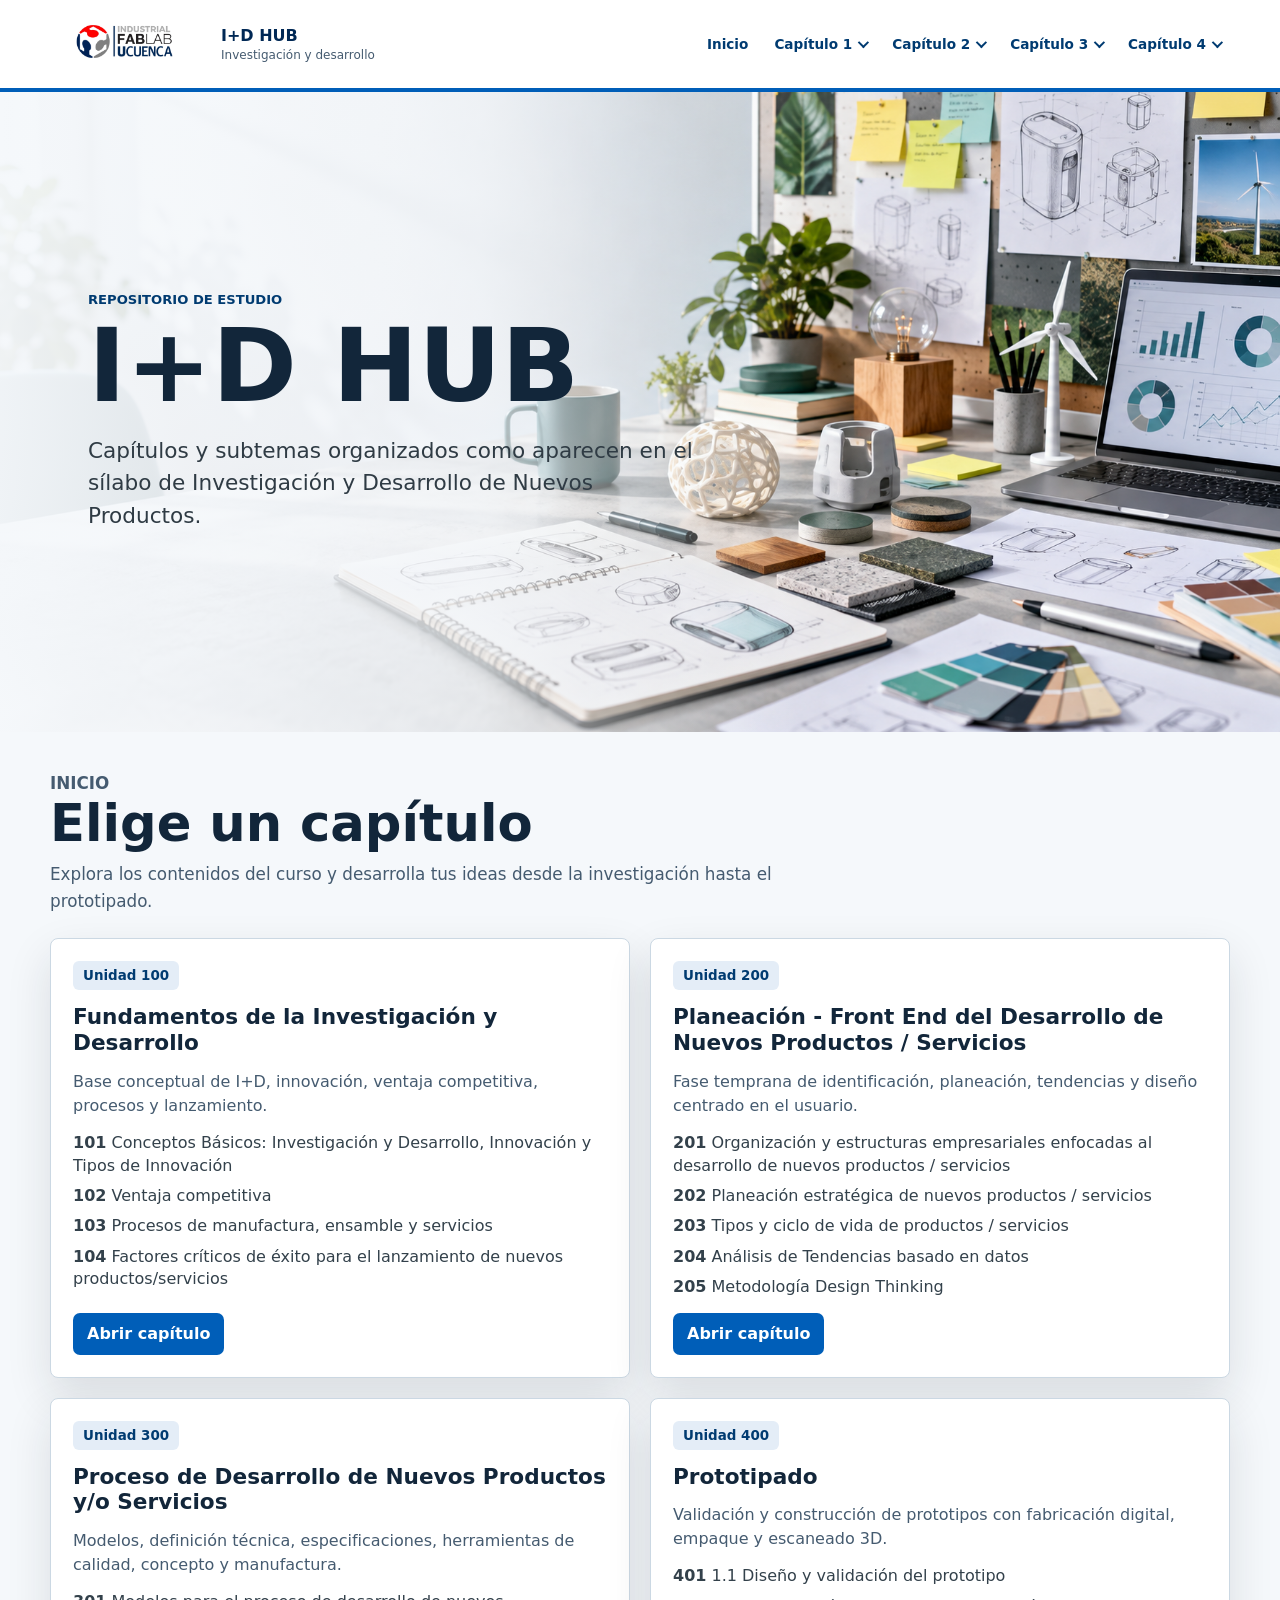
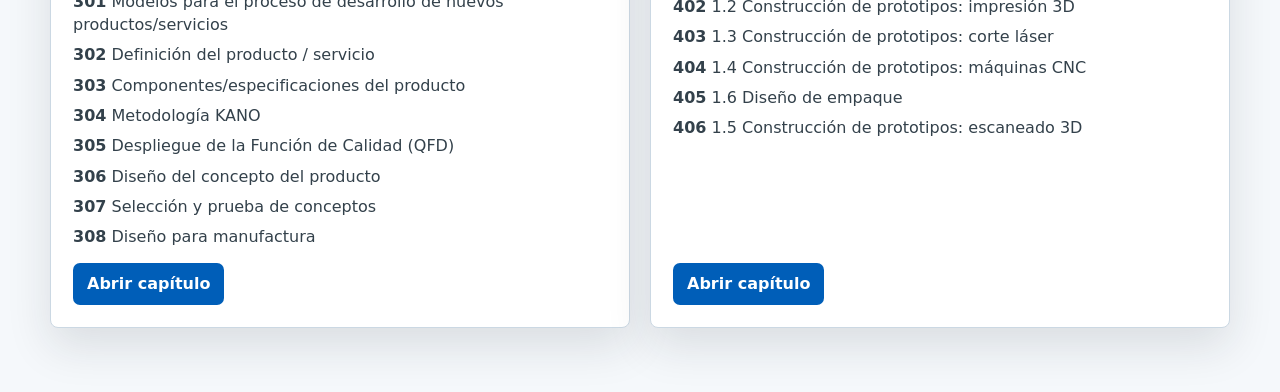
<file: index.html>
<!doctype html>
<html lang="es">
  <head>
    <meta charset="utf-8">
    <meta name="viewport" content="width=device-width, initial-scale=1">
    <title>I+D HUB | Capítulos del sílabo</title>
    <link rel="stylesheet" href="platform/styles.css">
  </head>
  <body data-chapter-prefix="platform/">
    <header class="site-header">
      <a class="site-brand" href="index.html"><span class="site-logo"><img src="assets/logo-fab-ucuenca.jpeg" alt="Industrial FabLab UCuenca"></span><span class="site-brand-text"><strong>I+D HUB</strong><small>Investigación y desarrollo</small></span></a>
      <nav aria-label="Navegación principal"><a href="index.html">Inicio</a><a href="platform/pages/capitulo-1.html">Capítulo 1</a><a href="platform/pages/capitulo-2.html">Capítulo 2</a><a href="platform/pages/capitulo-3.html">Capítulo 3</a><a href="platform/pages/capitulo-4.html">Capítulo 4</a></nav>
    </header>
    <header class="hero hero--compact">
      <img src="assets/hero-id-product-development.png" alt="Mesa de trabajo de innovación con bocetos, prototipos y datos">
      <div class="hero__overlay">
        <p class="eyebrow">Repositorio de estudio</p>
        <h1>I+D HUB</h1>
        <p class="hero__copy">Capítulos y subtemas organizados como aparecen en el sílabo de Investigación y Desarrollo de Nuevos Productos.</p>
      </div>
    </header>
    <main class="page-shell">
      <section class="intro">
        <p class="kicker">Inicio</p>
        <h2>Elige un capítulo</h2>
        <p>Explora los contenidos del curso y desarrolla tus ideas desde la investigación hasta el prototipado.</p>
      </section>
      <section id="chapterGrid" class="chapter-grid" aria-label="Capítulos del curso"></section>
    </main>
    <script src="content/chapters.js"></script>
    <script src="platform/site-nav.js"></script>
    <script src="platform/app.js"></script>
  </body>
</html>
</file>
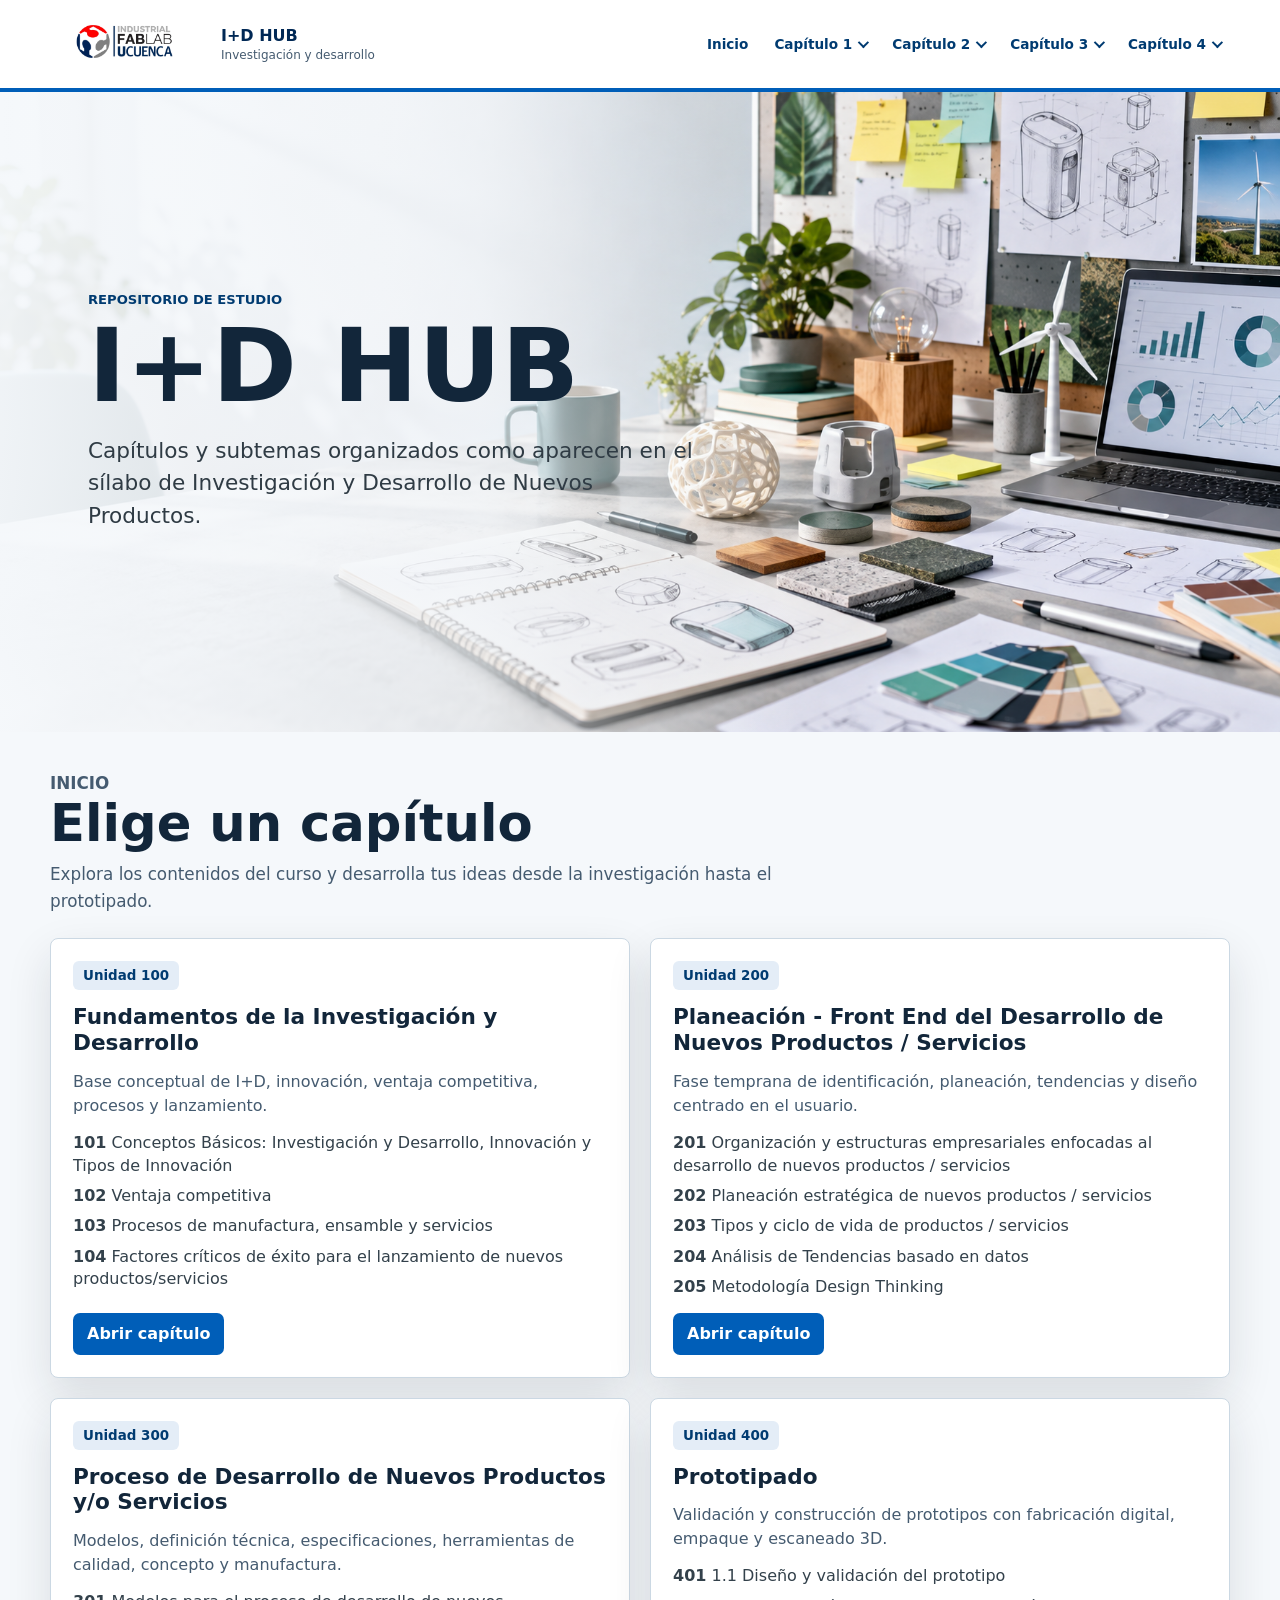
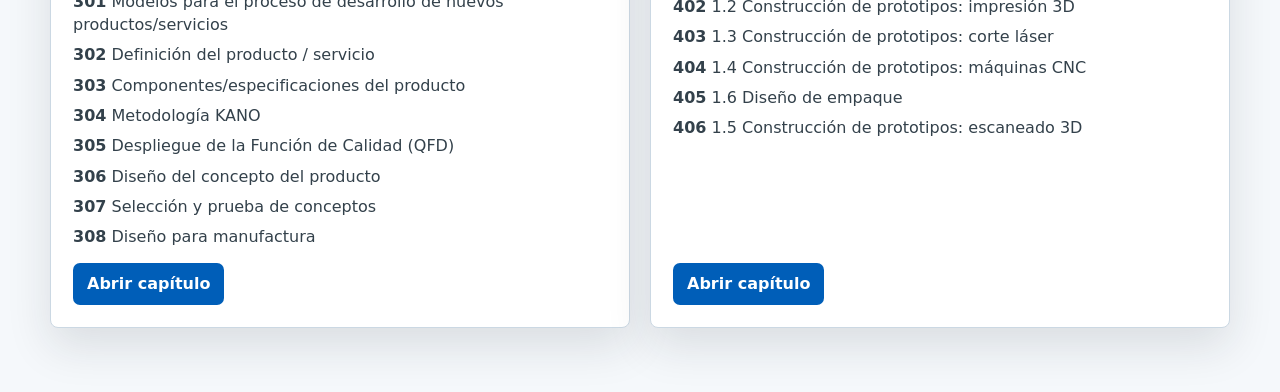
<file: platform/index.html>
<!doctype html>
<html lang="es">
  <head>
    <meta charset="utf-8">
    <meta name="viewport" content="width=device-width, initial-scale=1">
    <title>I+D HUB | Capítulos del sílabo</title>
    <link rel="stylesheet" href="styles.css">
  </head>
  <body>
    <header class="site-header">
      <a class="site-brand" href="index.html"><span class="site-logo"><img src="../assets/logo-fab-ucuenca.jpeg" alt="Industrial FabLab UCuenca"></span><span class="site-brand-text"><strong>I+D HUB</strong><small>Investigación y desarrollo</small></span></a>
      <nav aria-label="Navegación principal"><a href="index.html">Inicio</a><a href="pages/capitulo-1.html">Capítulo 1</a><a href="pages/capitulo-2.html">Capítulo 2</a><a href="pages/capitulo-3.html">Capítulo 3</a><a href="pages/capitulo-4.html">Capítulo 4</a></nav>
    </header>
    <header class="hero hero--compact">
      <img src="../assets/hero-id-product-development.png" alt="Mesa de trabajo de innovación con bocetos, prototipos y datos">
      <div class="hero__overlay">
        <p class="eyebrow">Repositorio de estudio</p>
        <h1>I+D HUB</h1>
        <p class="hero__copy">Capítulos y subtemas organizados como aparecen en el sílabo de Investigación y Desarrollo de Nuevos Productos.</p>
      </div>
    </header>

    <main class="page-shell">
      <section class="intro">
        <p class="kicker">Inicio</p>
        <h2>Elige un capítulo</h2>
        <p>Explora los contenidos del curso y desarrolla tus ideas desde la investigación hasta el prototipado.</p>
      </section>

      <section id="chapterGrid" class="chapter-grid" aria-label="Capítulos del curso"></section>
    </main>

    <script src="../content/chapters.js"></script>
    <script src="site-nav.js"></script>
    <script src="app.js"></script>
  </body>
</html>
</file>
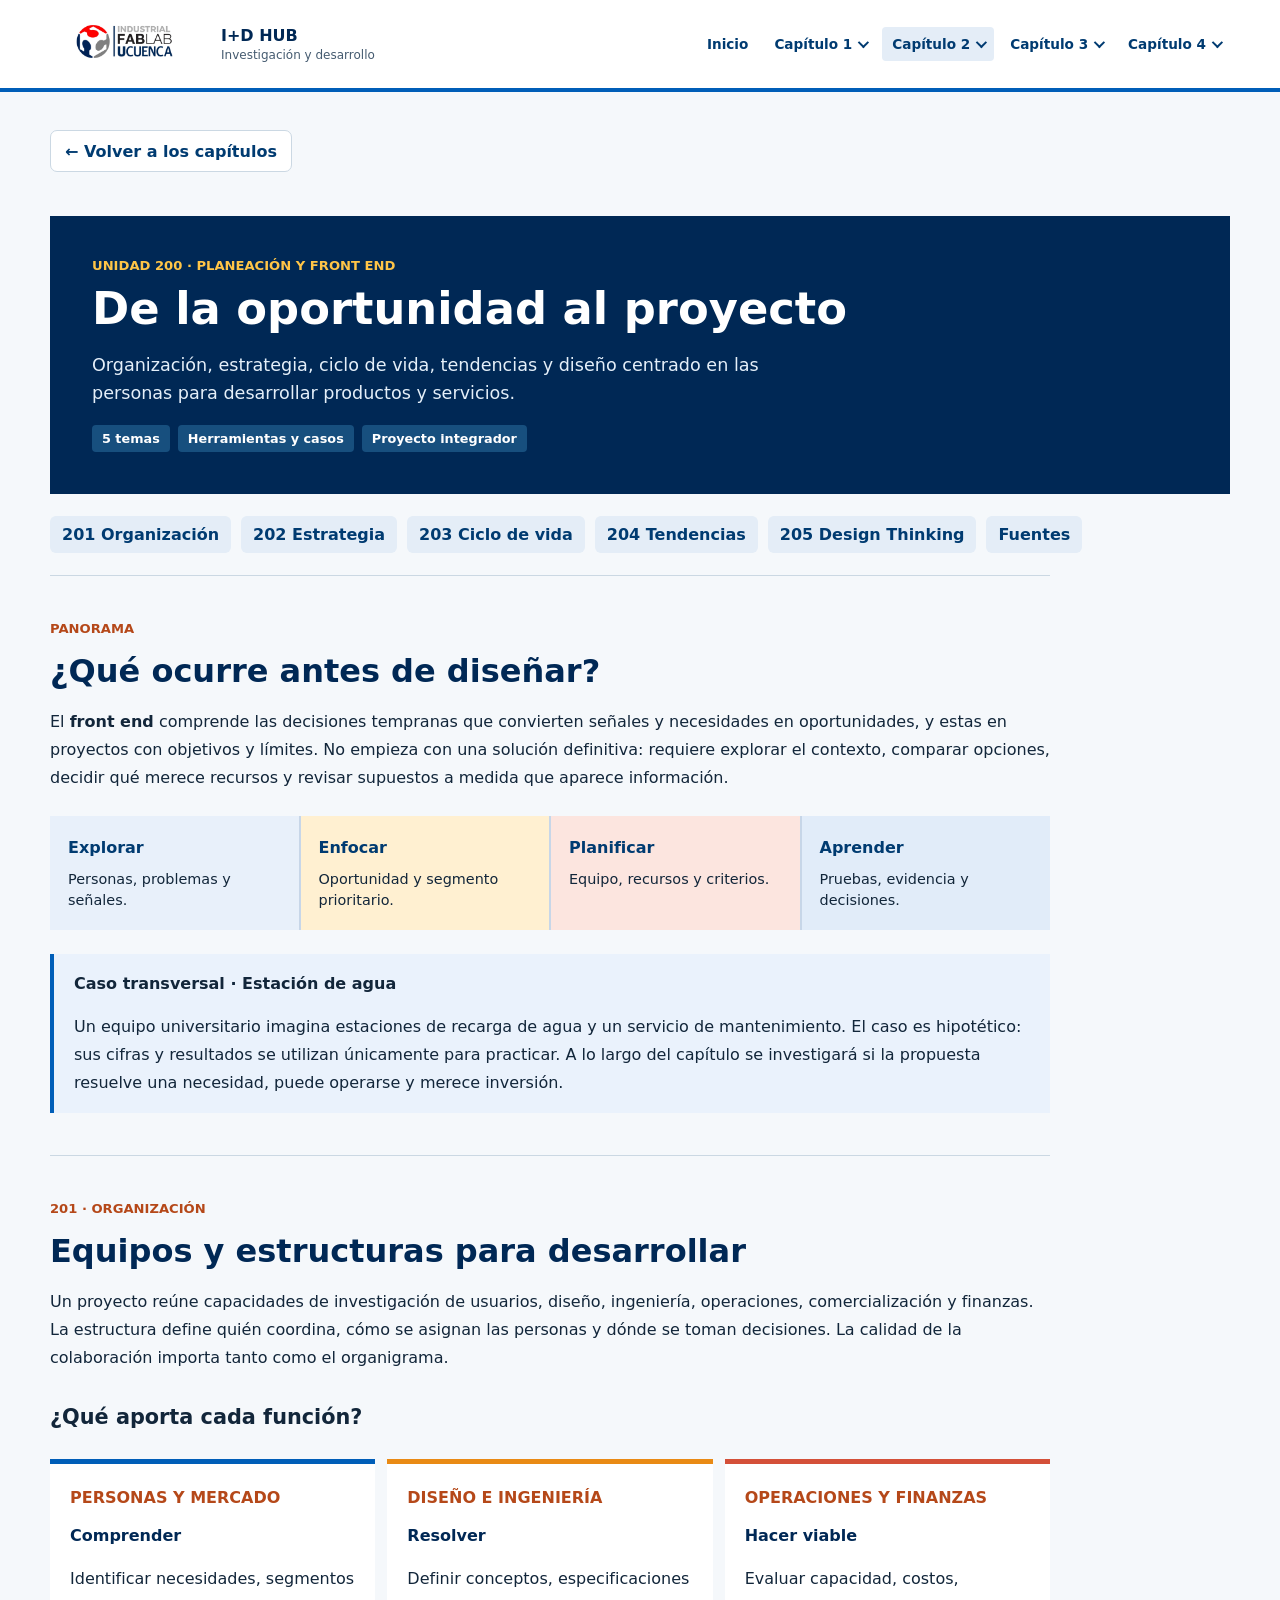
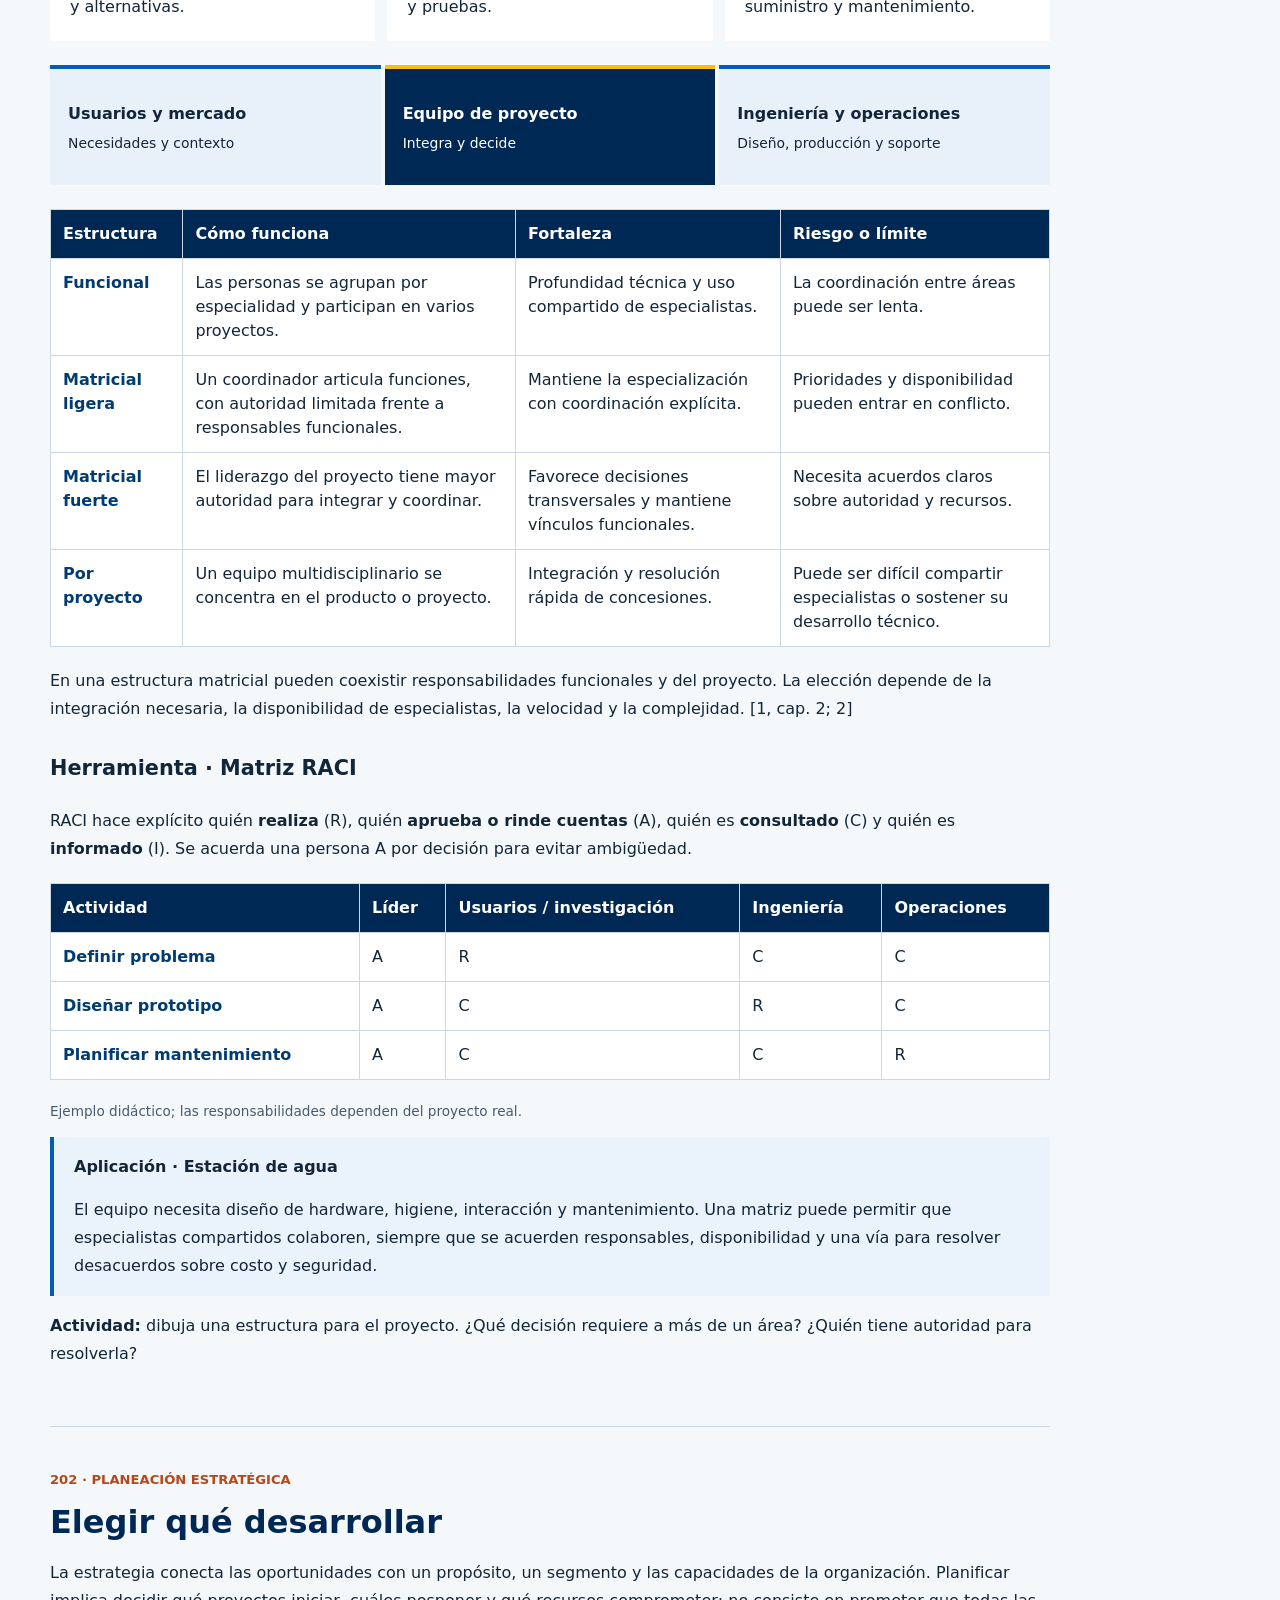
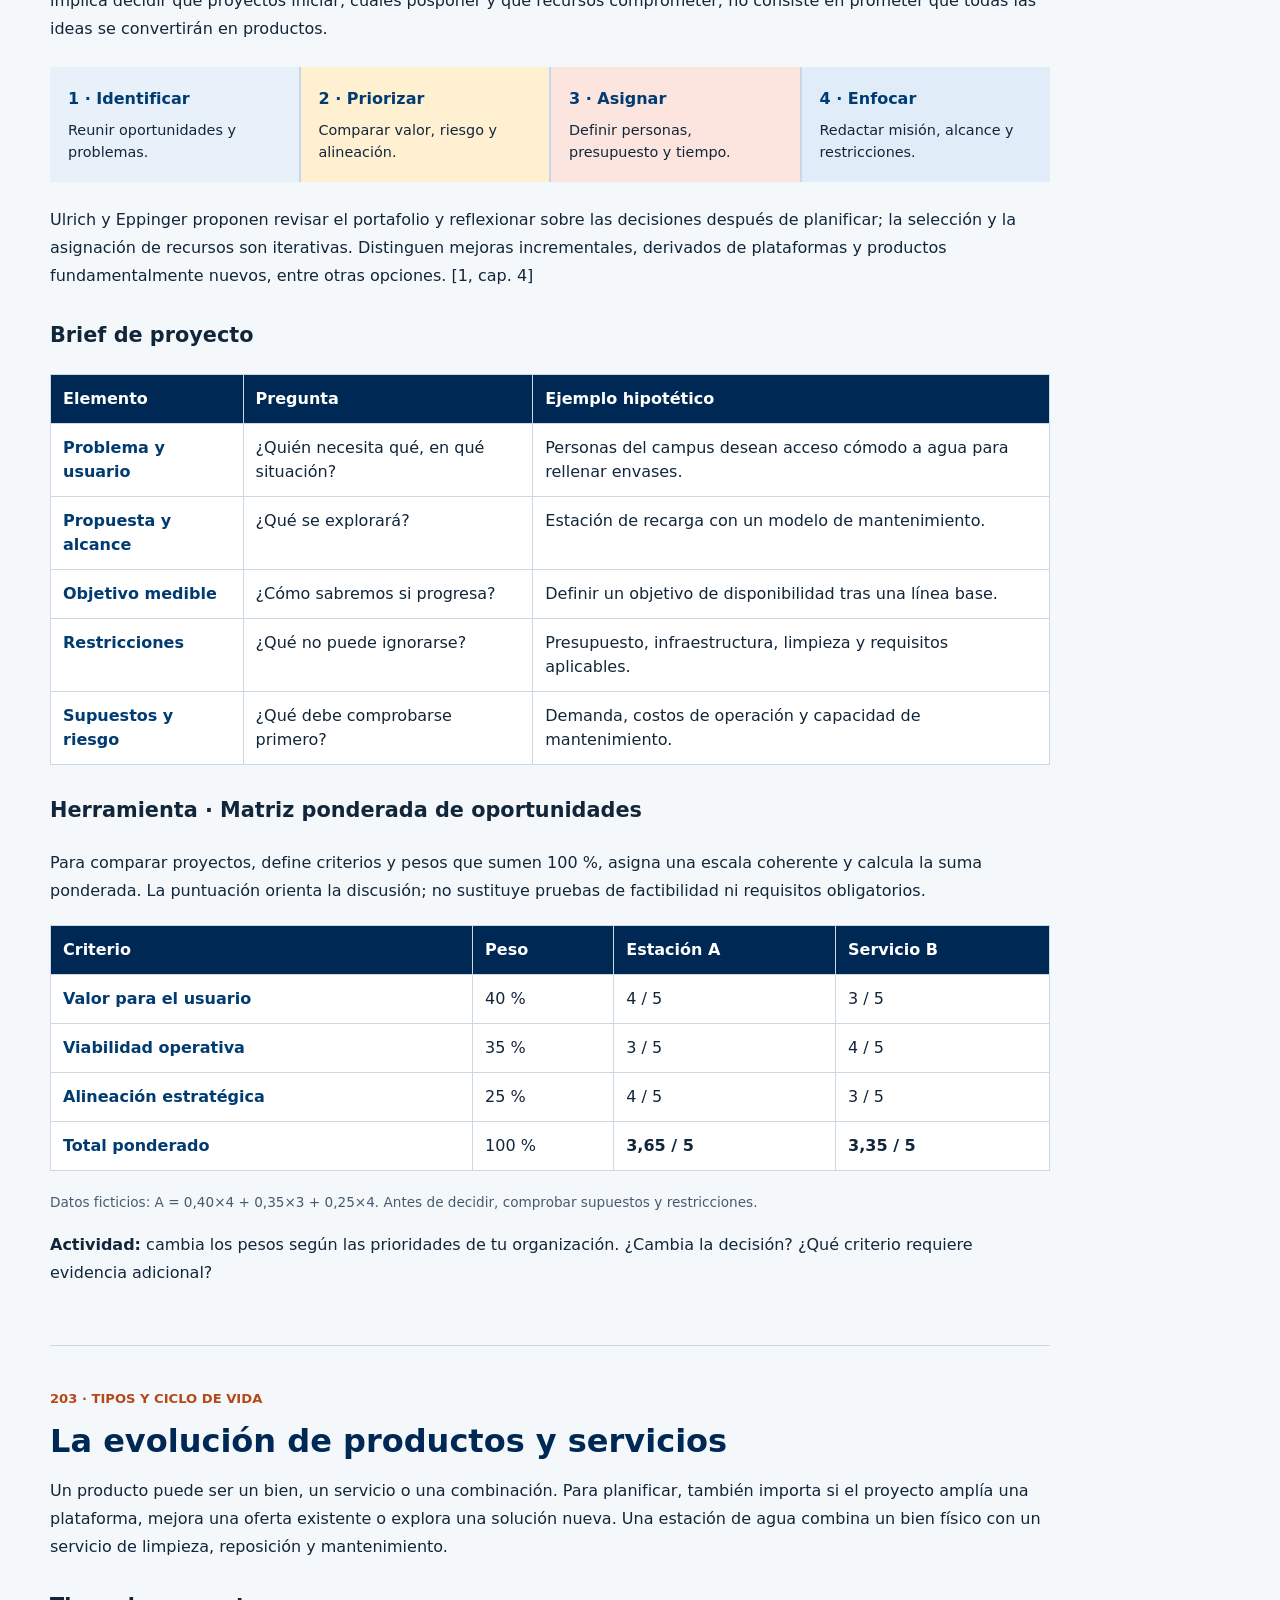
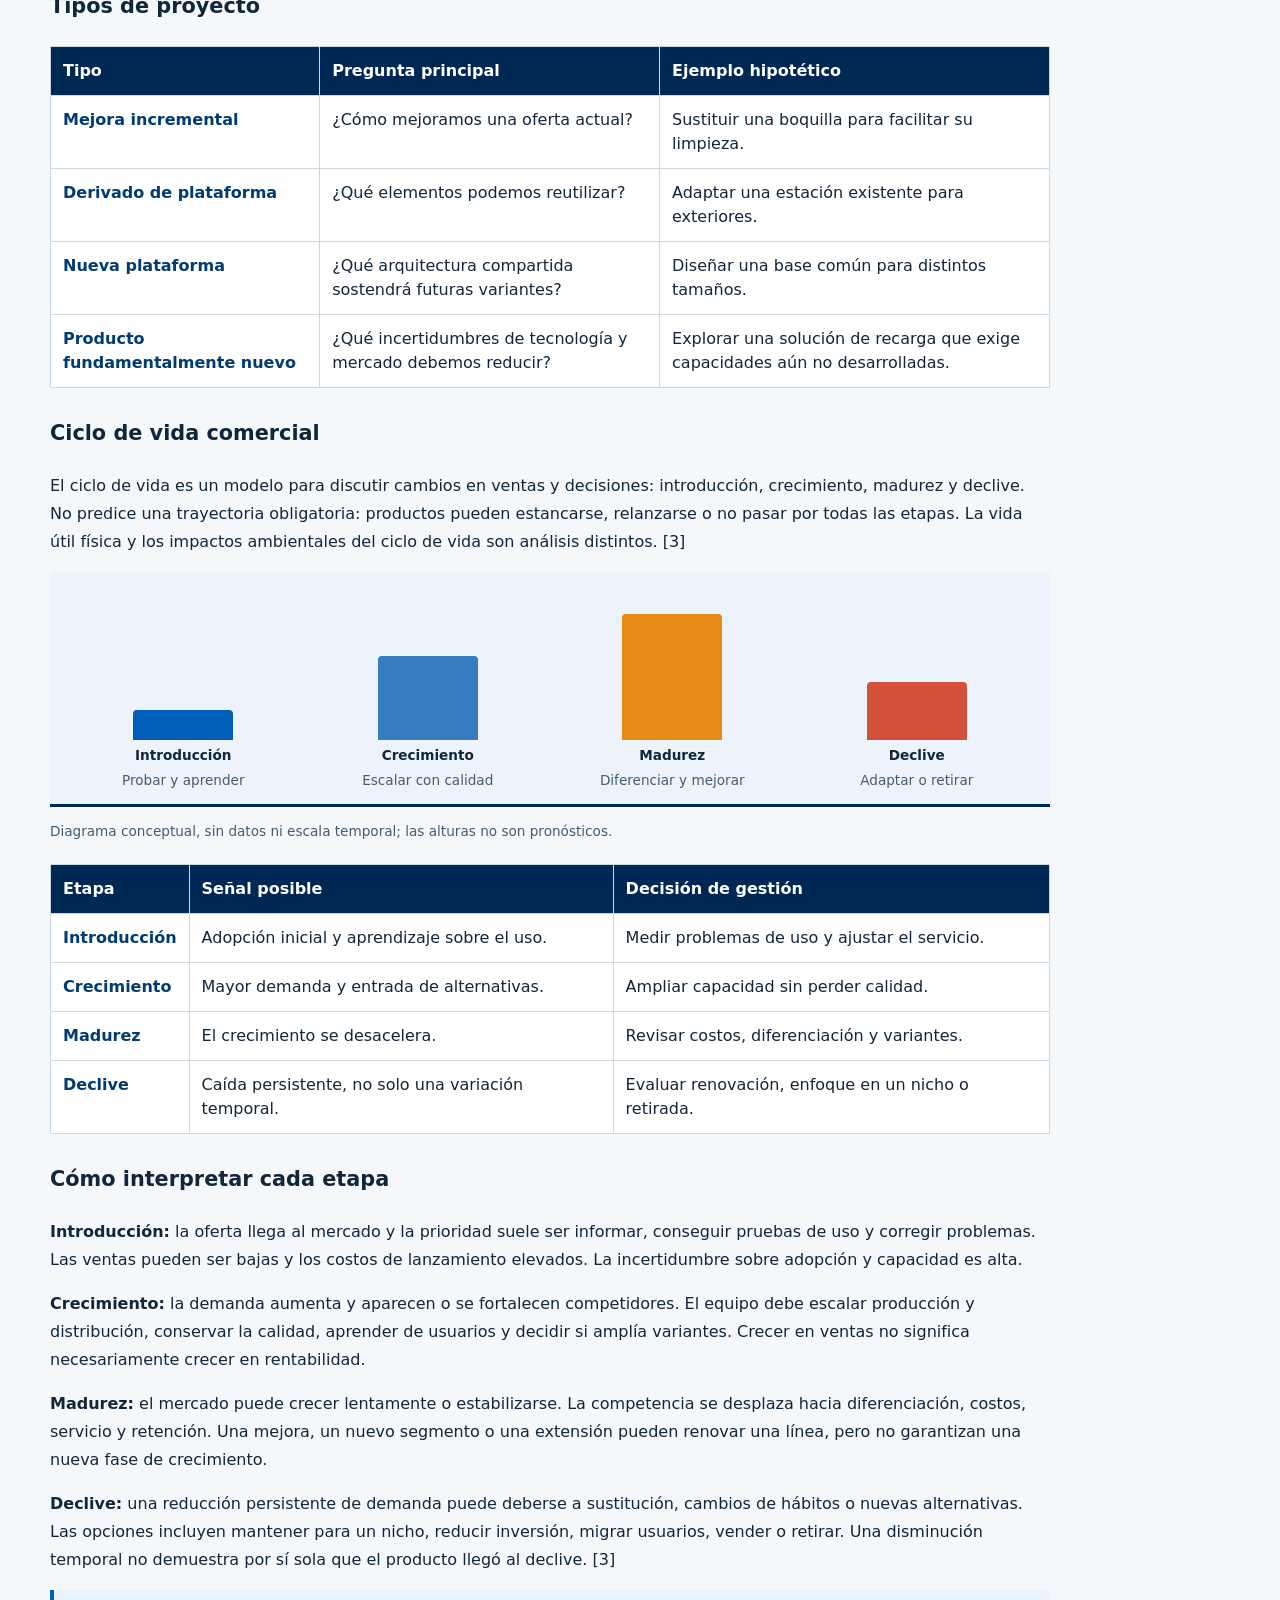
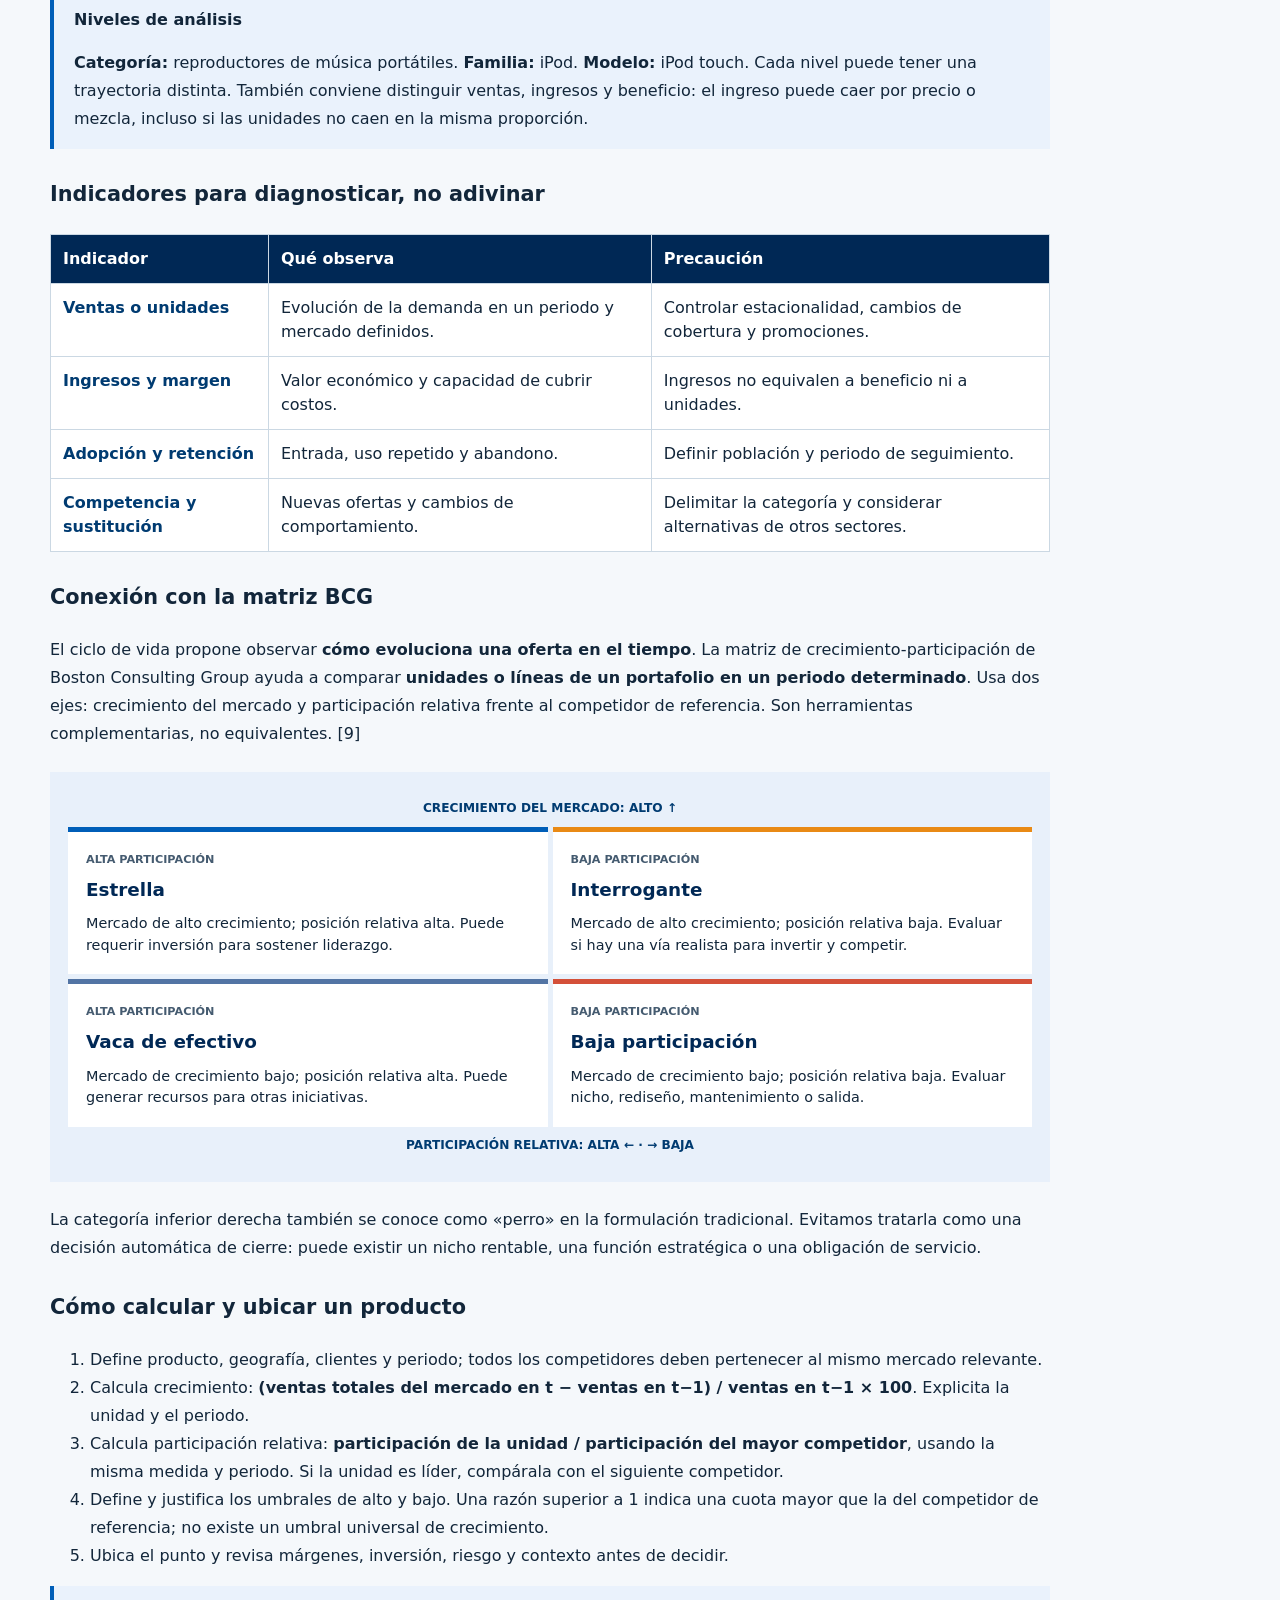
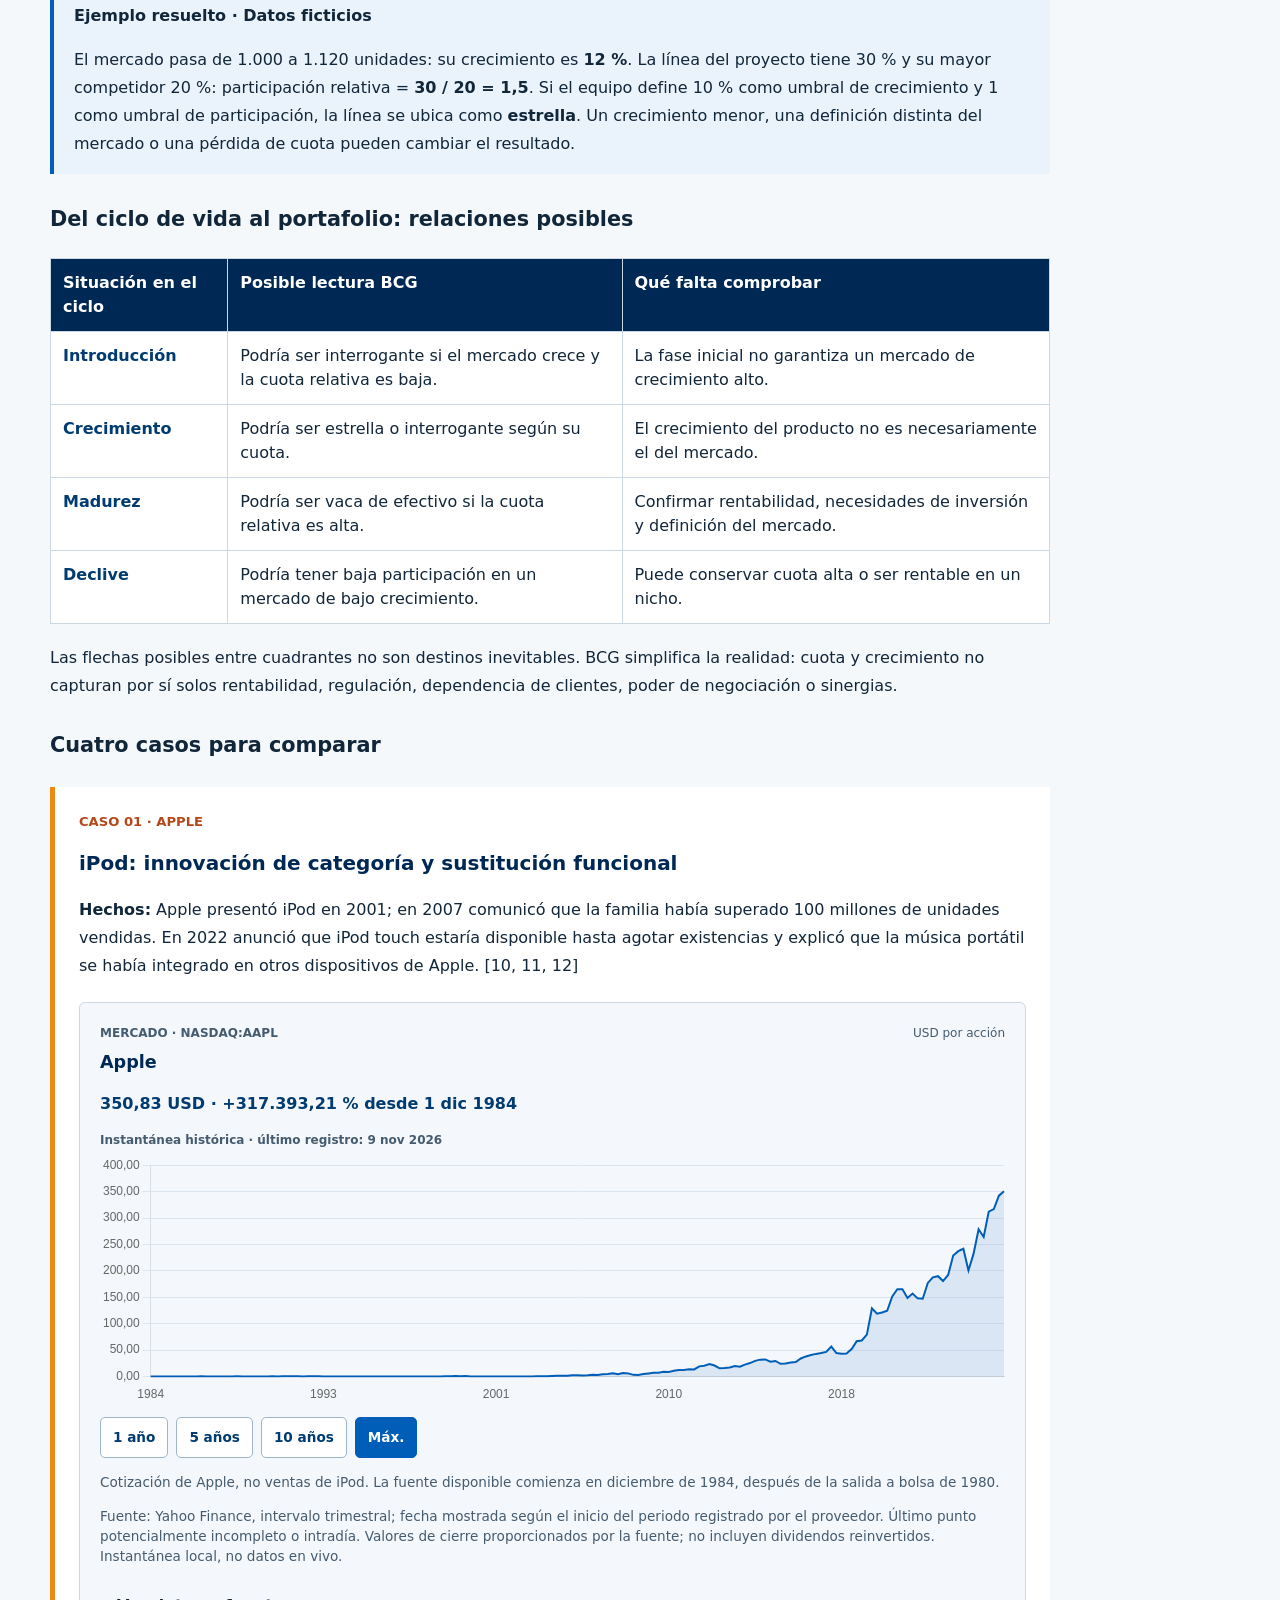
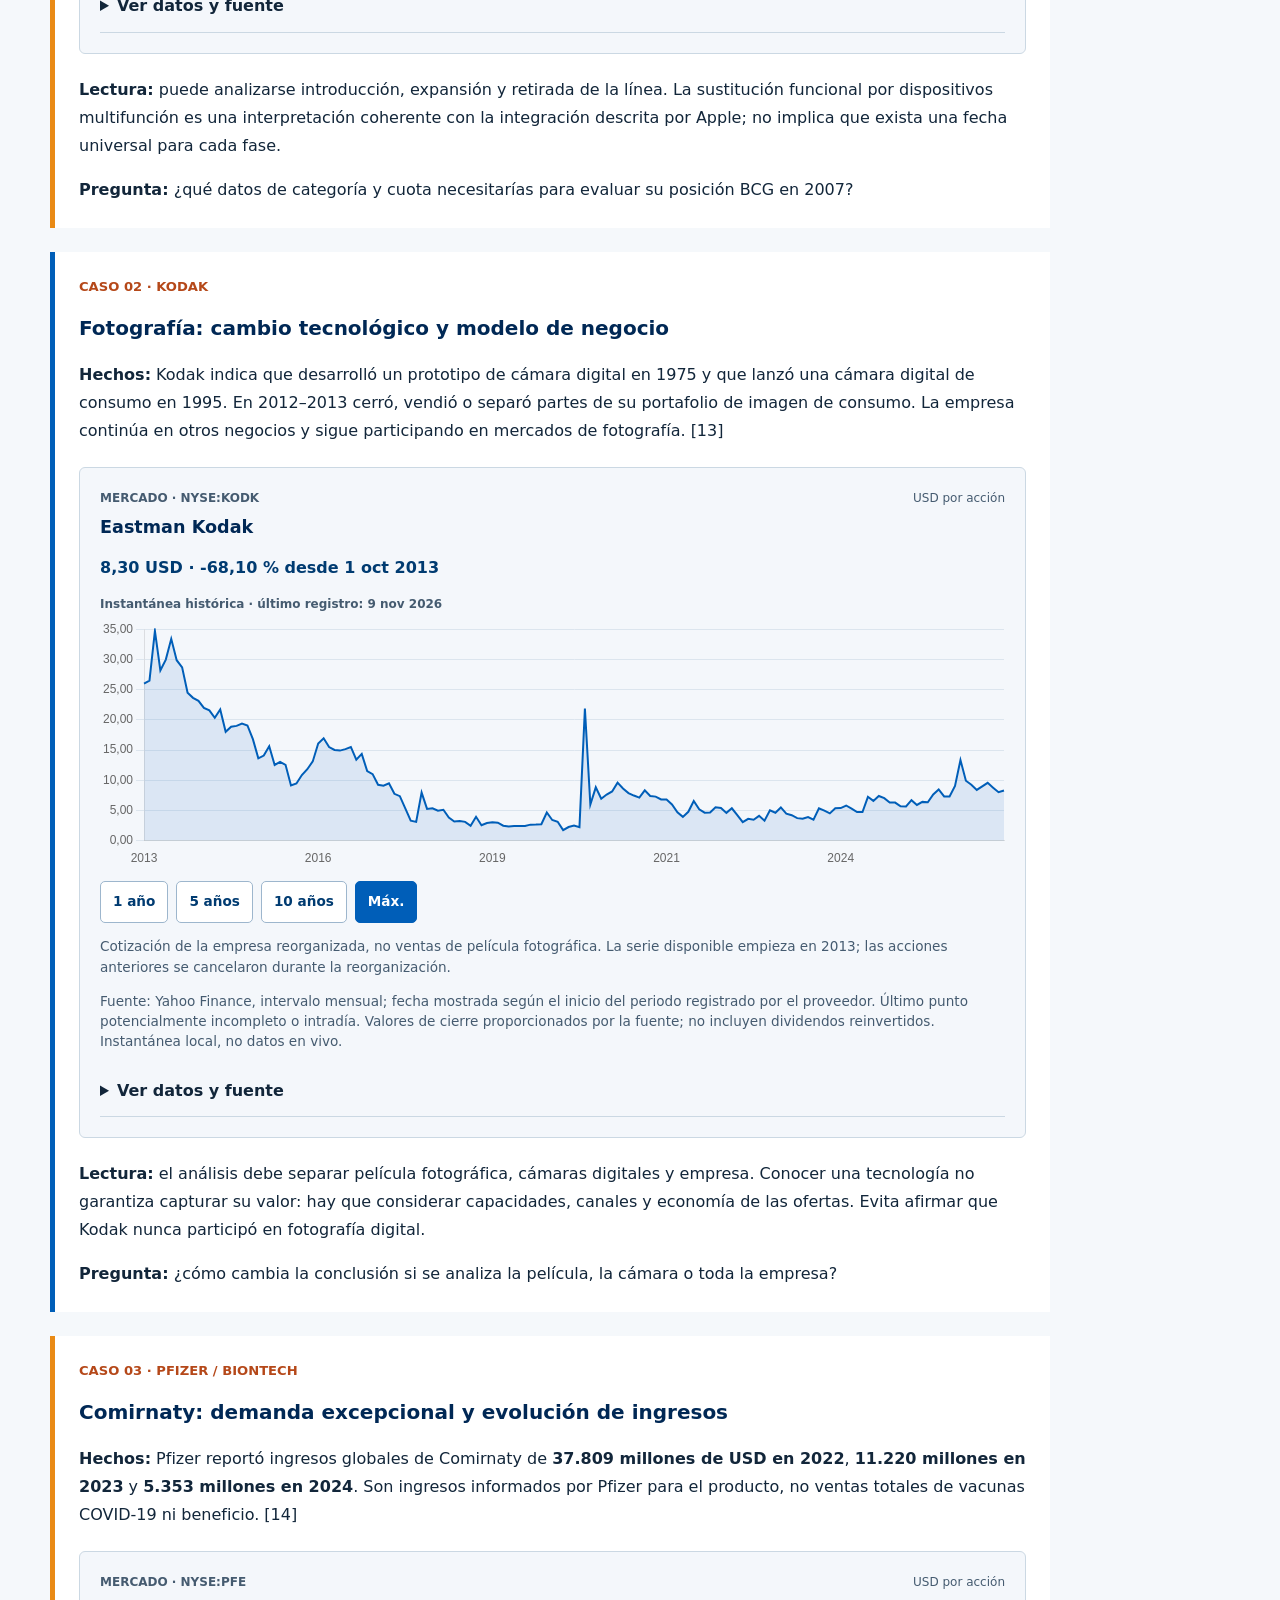
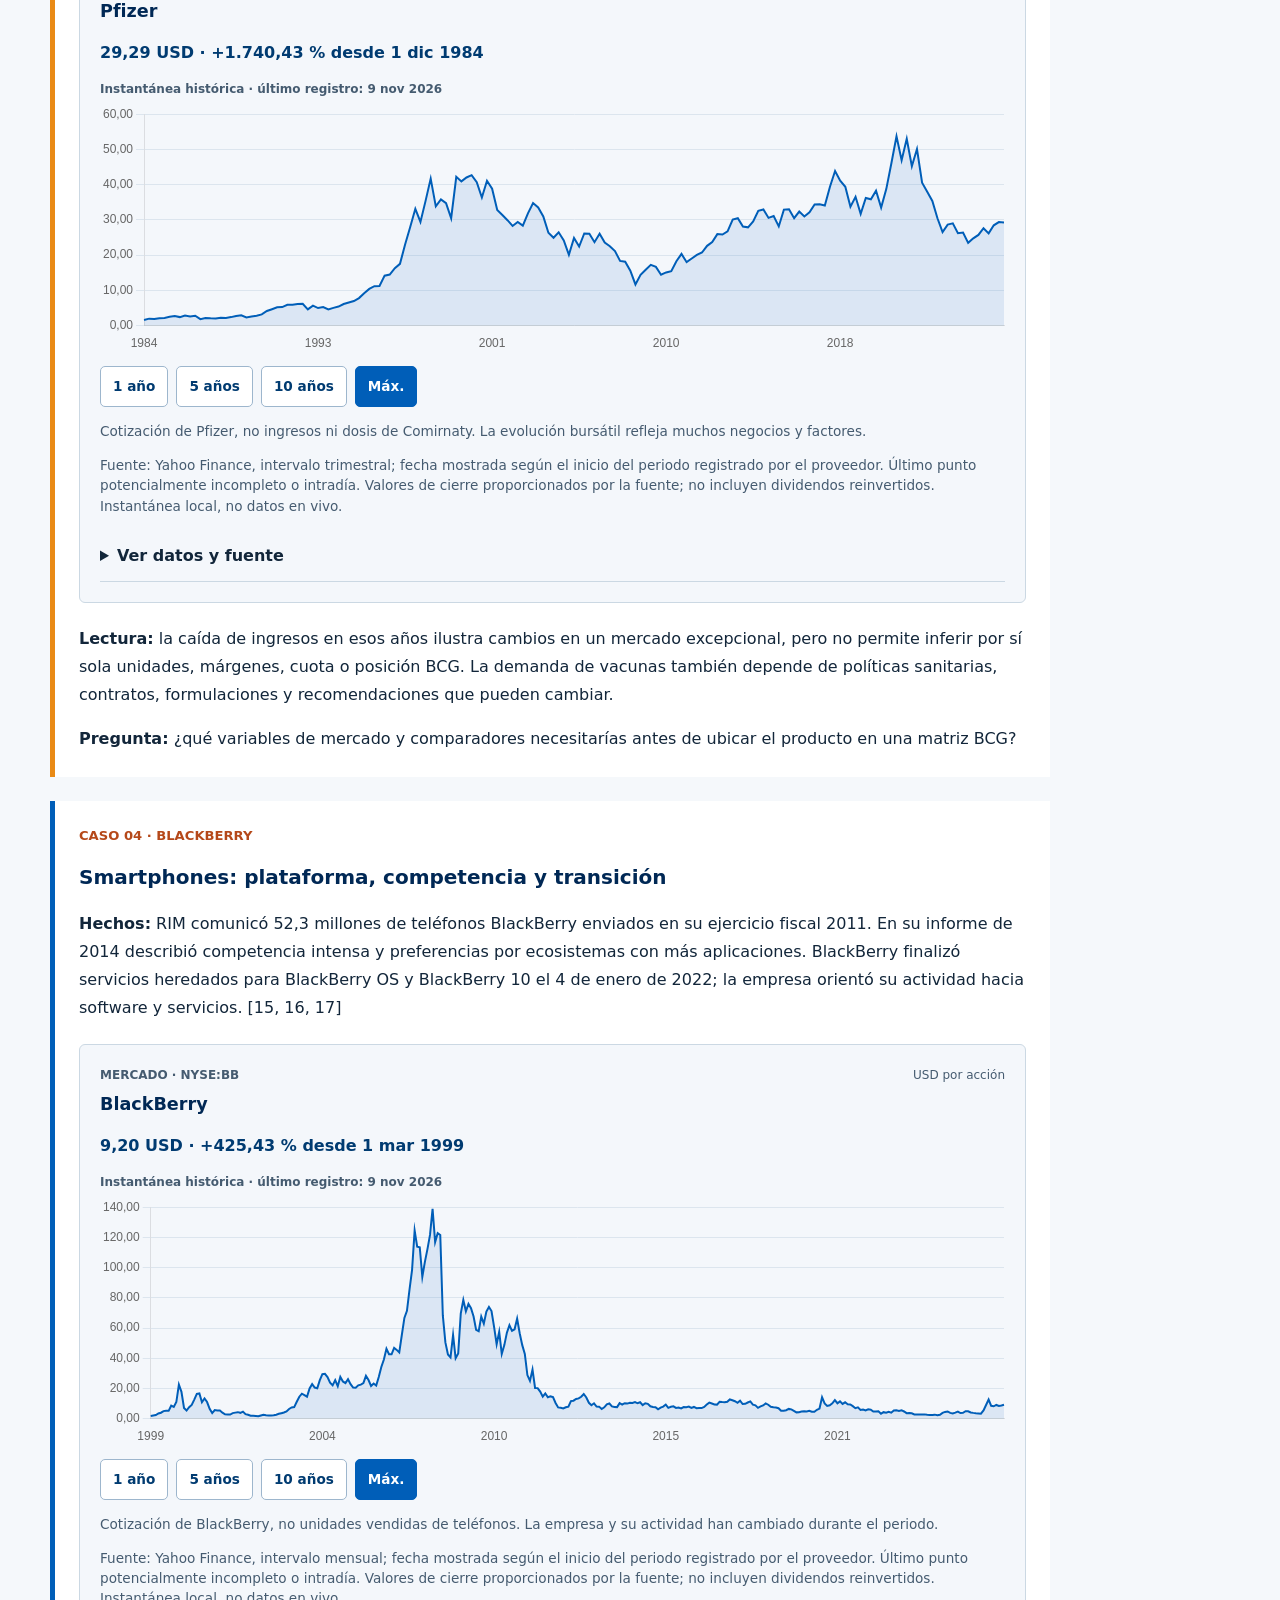
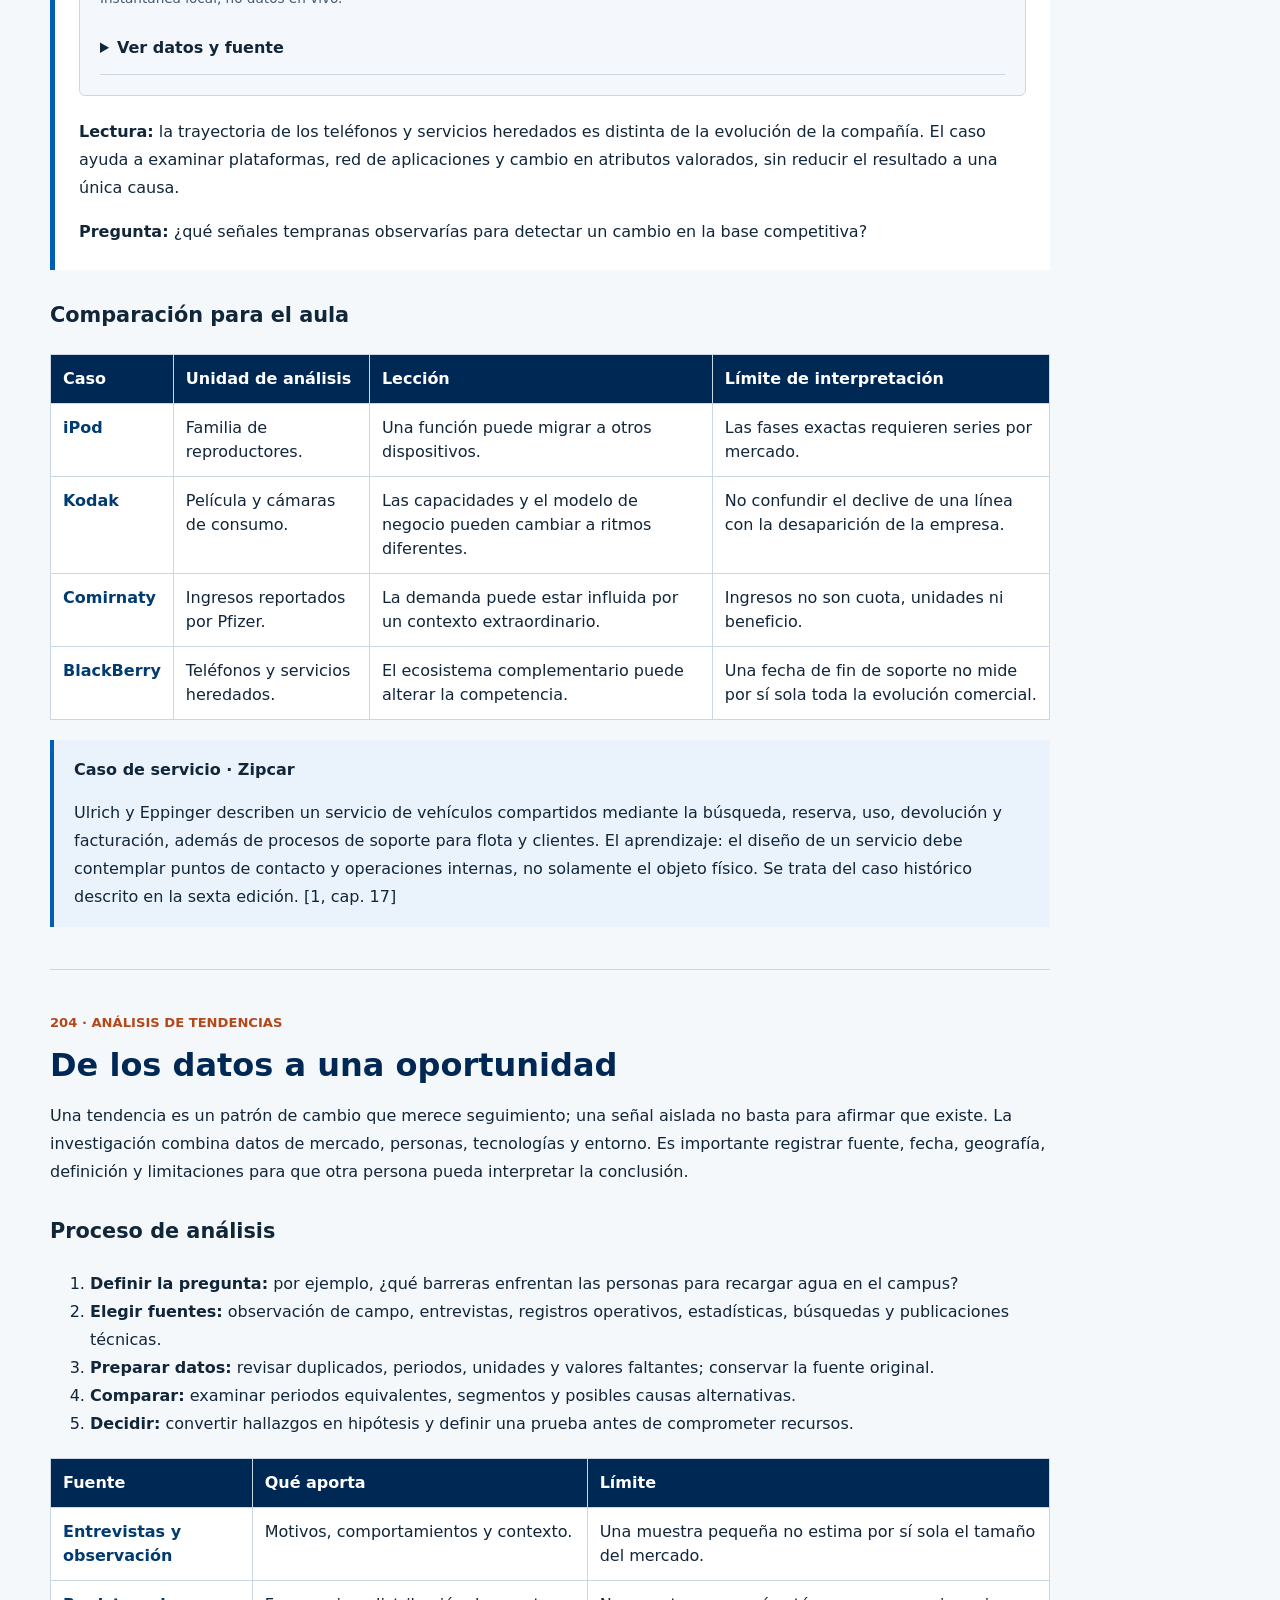
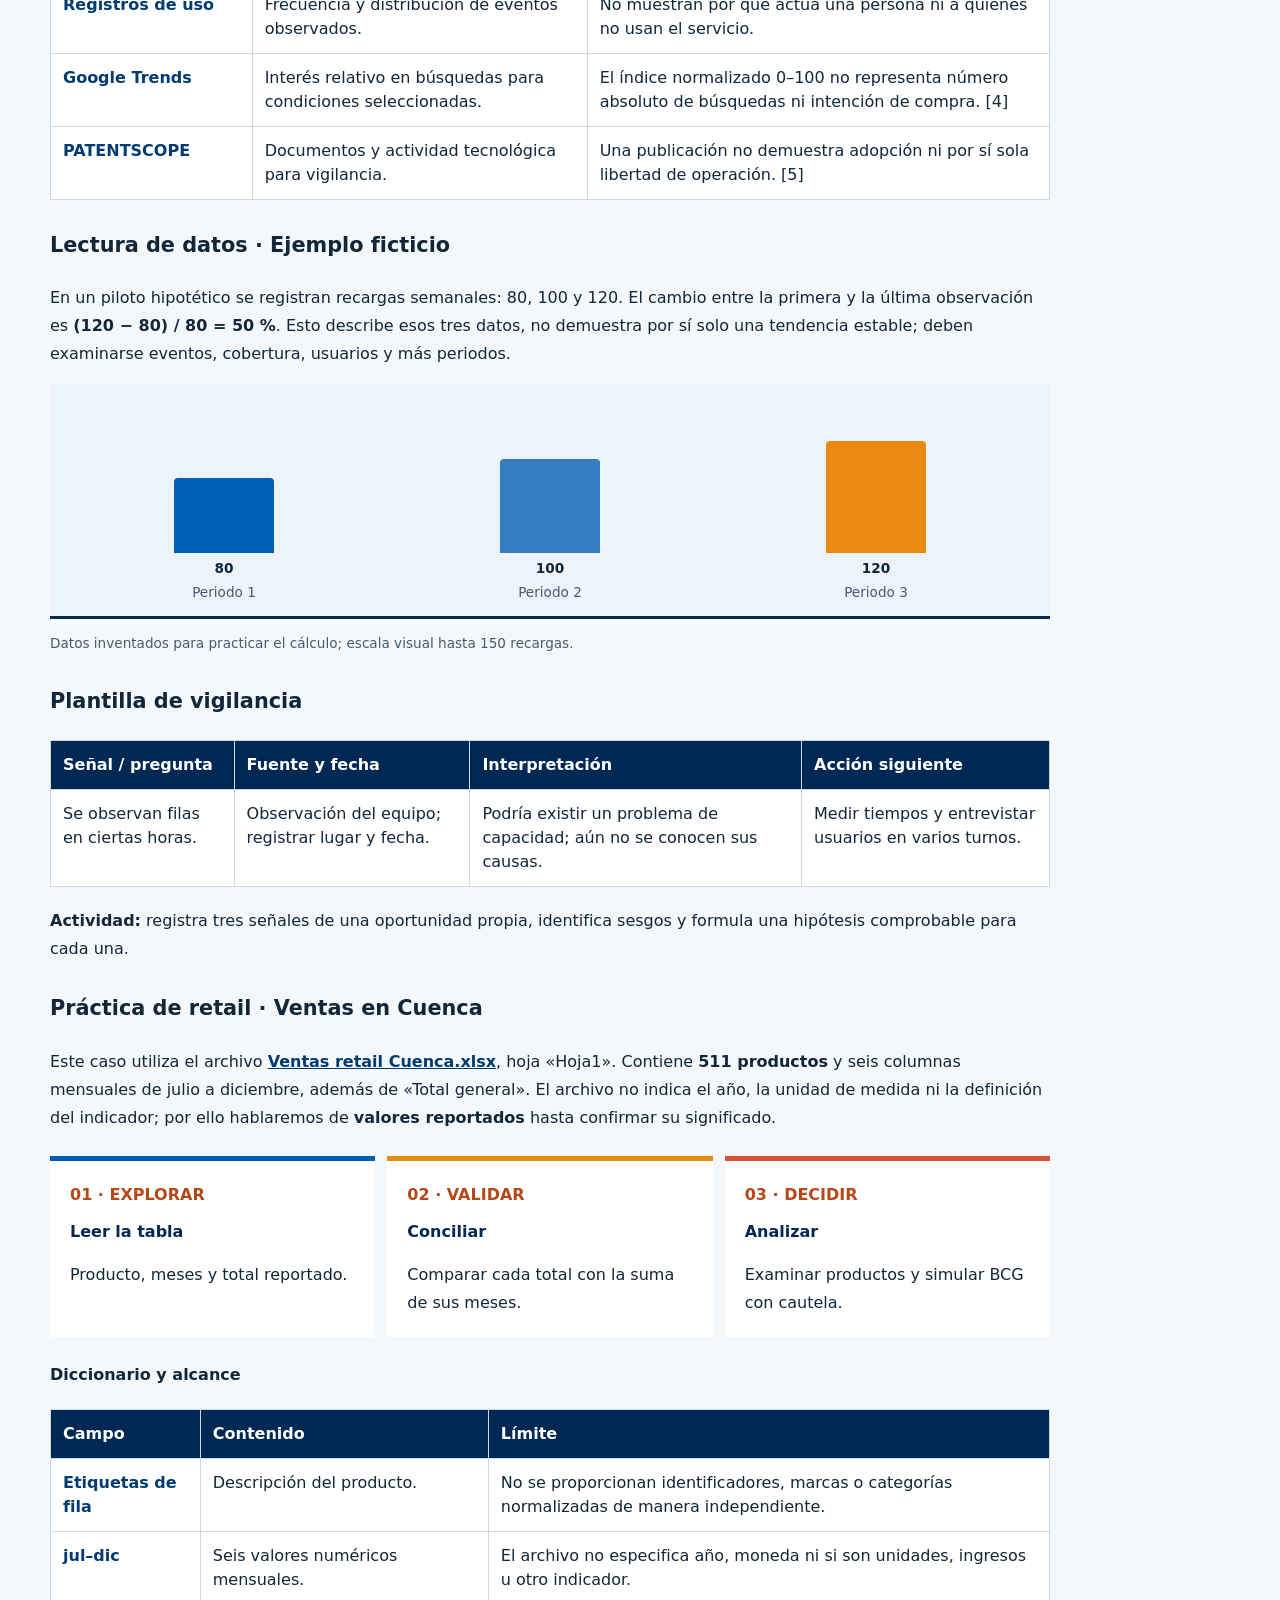
<file: platform/pages/capitulo-2.html>
<!doctype html>
<html lang="es">
<head>
  <meta charset="utf-8">
  <meta name="viewport" content="width=device-width, initial-scale=1">
  <title>Capítulo 2 | Planeación y Front End</title>
  <link rel="stylesheet" href="../styles.css">
</head>
<body class="chapter-one chapter-two">
<header class="site-header"><a class="site-brand" href="../../index.html"><span class="site-logo"><img src="../../assets/logo-fab-ucuenca.jpeg" alt="Industrial FabLab UCuenca"></span><span class="site-brand-text"><strong>I+D HUB</strong><small>Investigación y desarrollo</small></span></a><nav aria-label="Navegación principal"><a href="../../index.html">Inicio</a><a href="capitulo-1.html">Capítulo 1</a><a href="capitulo-2.html" aria-current="page">Capítulo 2</a><a href="capitulo-3.html">Capítulo 3</a><a href="capitulo-4.html">Capítulo 4</a></nav></header>
<main class="page-shell chapter-page">
  <a class="back-link" href="../../index.html">← Volver a los capítulos</a>
  <header class="chapter-intro"><p class="kicker">Unidad 200 · Planeación y front end</p><h1>De la oportunidad al proyecto</h1><p>Organización, estrategia, ciclo de vida, tendencias y diseño centrado en las personas para desarrollar productos y servicios.</p><div class="chapter-meta"><span>5 temas</span><span>Herramientas y casos</span><span>Proyecto integrador</span></div></header>
  <nav class="study-nav" aria-label="Temas del capítulo"><a href="#tema-201">201 Organización</a><a href="#tema-202">202 Estrategia</a><a href="#tema-203">203 Ciclo de vida</a><a href="#tema-204">204 Tendencias</a><a href="#tema-205">205 Design Thinking</a><a href="#fuentes">Fuentes</a></nav>
  <div class="chapter-reading">
  <section class="study-content">
    <p class="kicker">Panorama</p><h2>¿Qué ocurre antes de diseñar?</h2><p>El <strong>front end</strong> comprende las decisiones tempranas que convierten señales y necesidades en oportunidades, y estas en proyectos con objetivos y límites. No empieza con una solución definitiva: requiere explorar el contexto, comparar opciones, decidir qué merece recursos y revisar supuestos a medida que aparece información.</p>
    <div class="learning-flow"><div><strong>Explorar</strong><span>Personas, problemas y señales.</span></div><div><strong>Enfocar</strong><span>Oportunidad y segmento prioritario.</span></div><div><strong>Planificar</strong><span>Equipo, recursos y criterios.</span></div><div><strong>Aprender</strong><span>Pruebas, evidencia y decisiones.</span></div></div>
    <aside class="case"><strong>Caso transversal · Estación de agua</strong><p>Un equipo universitario imagina estaciones de recarga de agua y un servicio de mantenimiento. El caso es hipotético: sus cifras y resultados se utilizan únicamente para practicar. A lo largo del capítulo se investigará si la propuesta resuelve una necesidad, puede operarse y merece inversión.</p></aside>
  </section>
  <section class="study-content" id="tema-201">
    <p class="kicker">201 · Organización</p><h2>Equipos y estructuras para desarrollar</h2><p>Un proyecto reúne capacidades de investigación de usuarios, diseño, ingeniería, operaciones, comercialización y finanzas. La estructura define quién coordina, cómo se asignan las personas y dónde se toman decisiones. La calidad de la colaboración importa tanto como el organigrama.</p>
    <h3>¿Qué aporta cada función?</h3><div class="concept-map"><div><span>PERSONAS Y MERCADO</span><strong>Comprender</strong><p>Identificar necesidades, segmentos y alternativas.</p></div><div><span>DISEÑO E INGENIERÍA</span><strong>Resolver</strong><p>Definir conceptos, especificaciones y pruebas.</p></div><div><span>OPERACIONES Y FINANZAS</span><strong>Hacer viable</strong><p>Evaluar capacidad, costos, suministro y mantenimiento.</p></div></div>
    <div class="team-diagram" role="img" aria-label="Equipo de proyecto que conecta usuarios y mercado, diseño e ingeniería, operaciones y finanzas"><div><strong>Usuarios y mercado</strong><span>Necesidades y contexto</span></div><div><strong>Equipo de proyecto</strong><span>Integra y decide</span></div><div><strong>Ingeniería y operaciones</strong><span>Diseño, producción y soporte</span></div></div>
    <div class="table-wrap"><table><thead><tr><th>Estructura</th><th>Cómo funciona</th><th>Fortaleza</th><th>Riesgo o límite</th></tr></thead><tbody><tr><th>Funcional</th><td>Las personas se agrupan por especialidad y participan en varios proyectos.</td><td>Profundidad técnica y uso compartido de especialistas.</td><td>La coordinación entre áreas puede ser lenta.</td></tr><tr><th>Matricial ligera</th><td>Un coordinador articula funciones, con autoridad limitada frente a responsables funcionales.</td><td>Mantiene la especialización con coordinación explícita.</td><td>Prioridades y disponibilidad pueden entrar en conflicto.</td></tr><tr><th>Matricial fuerte</th><td>El liderazgo del proyecto tiene mayor autoridad para integrar y coordinar.</td><td>Favorece decisiones transversales y mantiene vínculos funcionales.</td><td>Necesita acuerdos claros sobre autoridad y recursos.</td></tr><tr><th>Por proyecto</th><td>Un equipo multidisciplinario se concentra en el producto o proyecto.</td><td>Integración y resolución rápida de concesiones.</td><td>Puede ser difícil compartir especialistas o sostener su desarrollo técnico.</td></tr></tbody></table></div>
    <p>En una estructura matricial pueden coexistir responsabilidades funcionales y del proyecto. La elección depende de la integración necesaria, la disponibilidad de especialistas, la velocidad y la complejidad. [1, cap. 2; 2]</p>
    <h3>Herramienta · Matriz RACI</h3><p>RACI hace explícito quién <strong>realiza</strong> (R), quién <strong>aprueba o rinde cuentas</strong> (A), quién es <strong>consultado</strong> (C) y quién es <strong>informado</strong> (I). Se acuerda una persona A por decisión para evitar ambigüedad.</p>
    <div class="table-wrap"><table><thead><tr><th>Actividad</th><th>Líder</th><th>Usuarios / investigación</th><th>Ingeniería</th><th>Operaciones</th></tr></thead><tbody><tr><th>Definir problema</th><td>A</td><td>R</td><td>C</td><td>C</td></tr><tr><th>Diseñar prototipo</th><td>A</td><td>C</td><td>R</td><td>C</td></tr><tr><th>Planificar mantenimiento</th><td>A</td><td>C</td><td>C</td><td>R</td></tr></tbody></table></div><p class="source-note">Ejemplo didáctico; las responsabilidades dependen del proyecto real.</p>
    <aside class="case"><strong>Aplicación · Estación de agua</strong><p>El equipo necesita diseño de hardware, higiene, interacción y mantenimiento. Una matriz puede permitir que especialistas compartidos colaboren, siempre que se acuerden responsables, disponibilidad y una vía para resolver desacuerdos sobre costo y seguridad.</p></aside>
    <p><strong>Actividad:</strong> dibuja una estructura para el proyecto. ¿Qué decisión requiere a más de un área? ¿Quién tiene autoridad para resolverla?</p>
  </section>
  <section class="study-content" id="tema-202">
    <p class="kicker">202 · Planeación estratégica</p><h2>Elegir qué desarrollar</h2><p>La estrategia conecta las oportunidades con un propósito, un segmento y las capacidades de la organización. Planificar implica decidir qué proyectos iniciar, cuáles posponer y qué recursos comprometer; no consiste en prometer que todas las ideas se convertirán en productos.</p>
    <div class="learning-flow"><div><strong>1 · Identificar</strong><span>Reunir oportunidades y problemas.</span></div><div><strong>2 · Priorizar</strong><span>Comparar valor, riesgo y alineación.</span></div><div><strong>3 · Asignar</strong><span>Definir personas, presupuesto y tiempo.</span></div><div><strong>4 · Enfocar</strong><span>Redactar misión, alcance y restricciones.</span></div></div>
    <p>Ulrich y Eppinger proponen revisar el portafolio y reflexionar sobre las decisiones después de planificar; la selección y la asignación de recursos son iterativas. Distinguen mejoras incrementales, derivados de plataformas y productos fundamentalmente nuevos, entre otras opciones. [1, cap. 4]</p>
    <h3>Brief de proyecto</h3><div class="table-wrap"><table><thead><tr><th>Elemento</th><th>Pregunta</th><th>Ejemplo hipotético</th></tr></thead><tbody><tr><th>Problema y usuario</th><td>¿Quién necesita qué, en qué situación?</td><td>Personas del campus desean acceso cómodo a agua para rellenar envases.</td></tr><tr><th>Propuesta y alcance</th><td>¿Qué se explorará?</td><td>Estación de recarga con un modelo de mantenimiento.</td></tr><tr><th>Objetivo medible</th><td>¿Cómo sabremos si progresa?</td><td>Definir un objetivo de disponibilidad tras una línea base.</td></tr><tr><th>Restricciones</th><td>¿Qué no puede ignorarse?</td><td>Presupuesto, infraestructura, limpieza y requisitos aplicables.</td></tr><tr><th>Supuestos y riesgo</th><td>¿Qué debe comprobarse primero?</td><td>Demanda, costos de operación y capacidad de mantenimiento.</td></tr></tbody></table></div>
    <h3>Herramienta · Matriz ponderada de oportunidades</h3><p>Para comparar proyectos, define criterios y pesos que sumen 100 %, asigna una escala coherente y calcula la suma ponderada. La puntuación orienta la discusión; no sustituye pruebas de factibilidad ni requisitos obligatorios.</p>
    <div class="table-wrap"><table><thead><tr><th>Criterio</th><th>Peso</th><th>Estación A</th><th>Servicio B</th></tr></thead><tbody><tr><th>Valor para el usuario</th><td>40 %</td><td>4 / 5</td><td>3 / 5</td></tr><tr><th>Viabilidad operativa</th><td>35 %</td><td>3 / 5</td><td>4 / 5</td></tr><tr><th>Alineación estratégica</th><td>25 %</td><td>4 / 5</td><td>3 / 5</td></tr><tr><th>Total ponderado</th><td>100 %</td><td><strong>3,65 / 5</strong></td><td><strong>3,35 / 5</strong></td></tr></tbody></table></div><p class="source-note">Datos ficticios: A = 0,40×4 + 0,35×3 + 0,25×4. Antes de decidir, comprobar supuestos y restricciones.</p>
    <p><strong>Actividad:</strong> cambia los pesos según las prioridades de tu organización. ¿Cambia la decisión? ¿Qué criterio requiere evidencia adicional?</p>
  </section>
  <section class="study-content" id="tema-203">
    <p class="kicker">203 · Tipos y ciclo de vida</p><h2>La evolución de productos y servicios</h2><p>Un producto puede ser un bien, un servicio o una combinación. Para planificar, también importa si el proyecto amplía una plataforma, mejora una oferta existente o explora una solución nueva. Una estación de agua combina un bien físico con un servicio de limpieza, reposición y mantenimiento.</p>
    <h3>Tipos de proyecto</h3><div class="table-wrap"><table><thead><tr><th>Tipo</th><th>Pregunta principal</th><th>Ejemplo hipotético</th></tr></thead><tbody><tr><th>Mejora incremental</th><td>¿Cómo mejoramos una oferta actual?</td><td>Sustituir una boquilla para facilitar su limpieza.</td></tr><tr><th>Derivado de plataforma</th><td>¿Qué elementos podemos reutilizar?</td><td>Adaptar una estación existente para exteriores.</td></tr><tr><th>Nueva plataforma</th><td>¿Qué arquitectura compartida sostendrá futuras variantes?</td><td>Diseñar una base común para distintos tamaños.</td></tr><tr><th>Producto fundamentalmente nuevo</th><td>¿Qué incertidumbres de tecnología y mercado debemos reducir?</td><td>Explorar una solución de recarga que exige capacidades aún no desarrolladas.</td></tr></tbody></table></div>
    <h3>Ciclo de vida comercial</h3><p>El ciclo de vida es un modelo para discutir cambios en ventas y decisiones: introducción, crecimiento, madurez y declive. No predice una trayectoria obligatoria: productos pueden estancarse, relanzarse o no pasar por todas las etapas. La vida útil física y los impactos ambientales del ciclo de vida son análisis distintos. [3]</p>
    <div class="lifecycle" role="img" aria-label="Esquema conceptual del ciclo de vida: ventas bajas en introducción, crecientes en crecimiento, altas en madurez y menores en declive. No representa datos reales."><div><i style="height:22%"></i><strong>Introducción</strong><span>Probar y aprender</span></div><div><i style="height:60%"></i><strong>Crecimiento</strong><span>Escalar con calidad</span></div><div><i style="height:90%"></i><strong>Madurez</strong><span>Diferenciar y mejorar</span></div><div><i style="height:42%"></i><strong>Declive</strong><span>Adaptar o retirar</span></div></div><p class="source-note">Diagrama conceptual, sin datos ni escala temporal; las alturas no son pronósticos.</p>
    <div class="table-wrap"><table><thead><tr><th>Etapa</th><th>Señal posible</th><th>Decisión de gestión</th></tr></thead><tbody><tr><th>Introducción</th><td>Adopción inicial y aprendizaje sobre el uso.</td><td>Medir problemas de uso y ajustar el servicio.</td></tr><tr><th>Crecimiento</th><td>Mayor demanda y entrada de alternativas.</td><td>Ampliar capacidad sin perder calidad.</td></tr><tr><th>Madurez</th><td>El crecimiento se desacelera.</td><td>Revisar costos, diferenciación y variantes.</td></tr><tr><th>Declive</th><td>Caída persistente, no solo una variación temporal.</td><td>Evaluar renovación, enfoque en un nicho o retirada.</td></tr></tbody></table></div>
    <h3>Cómo interpretar cada etapa</h3>
    <p><strong>Introducción:</strong> la oferta llega al mercado y la prioridad suele ser informar, conseguir pruebas de uso y corregir problemas. Las ventas pueden ser bajas y los costos de lanzamiento elevados. La incertidumbre sobre adopción y capacidad es alta.</p>
    <p><strong>Crecimiento:</strong> la demanda aumenta y aparecen o se fortalecen competidores. El equipo debe escalar producción y distribución, conservar la calidad, aprender de usuarios y decidir si amplía variantes. Crecer en ventas no significa necesariamente crecer en rentabilidad.</p>
    <p><strong>Madurez:</strong> el mercado puede crecer lentamente o estabilizarse. La competencia se desplaza hacia diferenciación, costos, servicio y retención. Una mejora, un nuevo segmento o una extensión pueden renovar una línea, pero no garantizan una nueva fase de crecimiento.</p>
    <p><strong>Declive:</strong> una reducción persistente de demanda puede deberse a sustitución, cambios de hábitos o nuevas alternativas. Las opciones incluyen mantener para un nicho, reducir inversión, migrar usuarios, vender o retirar. Una disminución temporal no demuestra por sí sola que el producto llegó al declive. [3]</p>
    <div class="case"><strong>Niveles de análisis</strong><p><strong>Categoría:</strong> reproductores de música portátiles. <strong>Familia:</strong> iPod. <strong>Modelo:</strong> iPod touch. Cada nivel puede tener una trayectoria distinta. También conviene distinguir ventas, ingresos y beneficio: el ingreso puede caer por precio o mezcla, incluso si las unidades no caen en la misma proporción.</p></div>
    <h3>Indicadores para diagnosticar, no adivinar</h3><div class="table-wrap"><table><thead><tr><th>Indicador</th><th>Qué observa</th><th>Precaución</th></tr></thead><tbody><tr><th>Ventas o unidades</th><td>Evolución de la demanda en un periodo y mercado definidos.</td><td>Controlar estacionalidad, cambios de cobertura y promociones.</td></tr><tr><th>Ingresos y margen</th><td>Valor económico y capacidad de cubrir costos.</td><td>Ingresos no equivalen a beneficio ni a unidades.</td></tr><tr><th>Adopción y retención</th><td>Entrada, uso repetido y abandono.</td><td>Definir población y periodo de seguimiento.</td></tr><tr><th>Competencia y sustitución</th><td>Nuevas ofertas y cambios de comportamiento.</td><td>Delimitar la categoría y considerar alternativas de otros sectores.</td></tr></tbody></table></div>
    <h3>Conexión con la matriz BCG</h3><p>El ciclo de vida propone observar <strong>cómo evoluciona una oferta en el tiempo</strong>. La matriz de crecimiento-participación de Boston Consulting Group ayuda a comparar <strong>unidades o líneas de un portafolio en un periodo determinado</strong>. Usa dos ejes: crecimiento del mercado y participación relativa frente al competidor de referencia. Son herramientas complementarias, no equivalentes. [9]</p>
    <div class="bcg-wrap" aria-label="Matriz BCG: crecimiento de mercado alto arriba y bajo abajo; participación relativa alta a la izquierda y baja a la derecha">
      <p class="bcg-heading">CRECIMIENTO DEL MERCADO: ALTO ↑</p>
      <div class="bcg-grid"><div><span>ALTA PARTICIPACIÓN</span><strong>Estrella</strong><p>Mercado de alto crecimiento; posición relativa alta. Puede requerir inversión para sostener liderazgo.</p></div><div><span>BAJA PARTICIPACIÓN</span><strong>Interrogante</strong><p>Mercado de alto crecimiento; posición relativa baja. Evaluar si hay una vía realista para invertir y competir.</p></div><div><span>ALTA PARTICIPACIÓN</span><strong>Vaca de efectivo</strong><p>Mercado de crecimiento bajo; posición relativa alta. Puede generar recursos para otras iniciativas.</p></div><div><span>BAJA PARTICIPACIÓN</span><strong>Baja participación</strong><p>Mercado de crecimiento bajo; posición relativa baja. Evaluar nicho, rediseño, mantenimiento o salida.</p></div></div><p class="bcg-heading">PARTICIPACIÓN RELATIVA: ALTA ← · → BAJA</p>
    </div><p>La categoría inferior derecha también se conoce como «perro» en la formulación tradicional. Evitamos tratarla como una decisión automática de cierre: puede existir un nicho rentable, una función estratégica o una obligación de servicio.</p>
    <h3>Cómo calcular y ubicar un producto</h3><ol><li>Define producto, geografía, clientes y periodo; todos los competidores deben pertenecer al mismo mercado relevante.</li><li>Calcula crecimiento: <strong>(ventas totales del mercado en t − ventas en t−1) / ventas en t−1 × 100</strong>. Explicita la unidad y el periodo.</li><li>Calcula participación relativa: <strong>participación de la unidad / participación del mayor competidor</strong>, usando la misma medida y periodo. Si la unidad es líder, compárala con el siguiente competidor.</li><li>Define y justifica los umbrales de alto y bajo. Una razón superior a 1 indica una cuota mayor que la del competidor de referencia; no existe un umbral universal de crecimiento.</li><li>Ubica el punto y revisa márgenes, inversión, riesgo y contexto antes de decidir.</li></ol>
    <aside class="case"><strong>Ejemplo resuelto · Datos ficticios</strong><p>El mercado pasa de 1.000 a 1.120 unidades: su crecimiento es <strong>12 %</strong>. La línea del proyecto tiene 30 % y su mayor competidor 20 %: participación relativa = <strong>30 / 20 = 1,5</strong>. Si el equipo define 10 % como umbral de crecimiento y 1 como umbral de participación, la línea se ubica como <strong>estrella</strong>. Un crecimiento menor, una definición distinta del mercado o una pérdida de cuota pueden cambiar el resultado.</p></aside>
    <h3>Del ciclo de vida al portafolio: relaciones posibles</h3><div class="table-wrap"><table><thead><tr><th>Situación en el ciclo</th><th>Posible lectura BCG</th><th>Qué falta comprobar</th></tr></thead><tbody><tr><th>Introducción</th><td>Podría ser interrogante si el mercado crece y la cuota relativa es baja.</td><td>La fase inicial no garantiza un mercado de crecimiento alto.</td></tr><tr><th>Crecimiento</th><td>Podría ser estrella o interrogante según su cuota.</td><td>El crecimiento del producto no es necesariamente el del mercado.</td></tr><tr><th>Madurez</th><td>Podría ser vaca de efectivo si la cuota relativa es alta.</td><td>Confirmar rentabilidad, necesidades de inversión y definición del mercado.</td></tr><tr><th>Declive</th><td>Podría tener baja participación en un mercado de bajo crecimiento.</td><td>Puede conservar cuota alta o ser rentable en un nicho.</td></tr></tbody></table></div><p>Las flechas posibles entre cuadrantes no son destinos inevitables. BCG simplifica la realidad: cuota y crecimiento no capturan por sí solos rentabilidad, regulación, dependencia de clientes, poder de negociación o sinergias.</p>
    <h3>Cuatro casos para comparar</h3>
    <div class="case-study"><p class="kicker">CASO 01 · APPLE</p><h4>iPod: innovación de categoría y sustitución funcional</h4><p><strong>Hechos:</strong> Apple presentó iPod en 2001; en 2007 comunicó que la familia había superado 100 millones de unidades vendidas. En 2022 anunció que iPod touch estaría disponible hasta agotar existencias y explicó que la música portátil se había integrado en otros dispositivos de Apple. [10, 11, 12]</p><div class="history-chart" data-series="ipod"></div><p><strong>Lectura:</strong> puede analizarse introducción, expansión y retirada de la línea. La sustitución funcional por dispositivos multifunción es una interpretación coherente con la integración descrita por Apple; no implica que exista una fecha universal para cada fase.</p><p><strong>Pregunta:</strong> ¿qué datos de categoría y cuota necesitarías para evaluar su posición BCG en 2007?</p></div>
    <div class="case-study"><p class="kicker">CASO 02 · KODAK</p><h4>Fotografía: cambio tecnológico y modelo de negocio</h4><p><strong>Hechos:</strong> Kodak indica que desarrolló un prototipo de cámara digital en 1975 y que lanzó una cámara digital de consumo en 1995. En 2012–2013 cerró, vendió o separó partes de su portafolio de imagen de consumo. La empresa continúa en otros negocios y sigue participando en mercados de fotografía. [13]</p><div class="history-chart" data-series="kodak"></div><p><strong>Lectura:</strong> el análisis debe separar película fotográfica, cámaras digitales y empresa. Conocer una tecnología no garantiza capturar su valor: hay que considerar capacidades, canales y economía de las ofertas. Evita afirmar que Kodak nunca participó en fotografía digital.</p><p><strong>Pregunta:</strong> ¿cómo cambia la conclusión si se analiza la película, la cámara o toda la empresa?</p></div>
    <div class="case-study"><p class="kicker">CASO 03 · PFIZER / BIONTECH</p><h4>Comirnaty: demanda excepcional y evolución de ingresos</h4><p><strong>Hechos:</strong> Pfizer reportó ingresos globales de Comirnaty de <strong>37.809 millones de USD en 2022</strong>, <strong>11.220 millones en 2023</strong> y <strong>5.353 millones en 2024</strong>. Son ingresos informados por Pfizer para el producto, no ventas totales de vacunas COVID-19 ni beneficio. [14]</p>
    <div class="history-chart" data-series="pfizer"></div>
    <p><strong>Lectura:</strong> la caída de ingresos en esos años ilustra cambios en un mercado excepcional, pero no permite inferir por sí sola unidades, márgenes, cuota o posición BCG. La demanda de vacunas también depende de políticas sanitarias, contratos, formulaciones y recomendaciones que pueden cambiar.</p><p><strong>Pregunta:</strong> ¿qué variables de mercado y comparadores necesitarías antes de ubicar el producto en una matriz BCG?</p></div>
    <div class="case-study"><p class="kicker">CASO 04 · BLACKBERRY</p><h4>Smartphones: plataforma, competencia y transición</h4><p><strong>Hechos:</strong> RIM comunicó 52,3 millones de teléfonos BlackBerry enviados en su ejercicio fiscal 2011. En su informe de 2014 describió competencia intensa y preferencias por ecosistemas con más aplicaciones. BlackBerry finalizó servicios heredados para BlackBerry OS y BlackBerry 10 el 4 de enero de 2022; la empresa orientó su actividad hacia software y servicios. [15, 16, 17]</p><div class="history-chart" data-series="blackberry"></div><p><strong>Lectura:</strong> la trayectoria de los teléfonos y servicios heredados es distinta de la evolución de la compañía. El caso ayuda a examinar plataformas, red de aplicaciones y cambio en atributos valorados, sin reducir el resultado a una única causa.</p><p><strong>Pregunta:</strong> ¿qué señales tempranas observarías para detectar un cambio en la base competitiva?</p></div>
    <h3>Comparación para el aula</h3><div class="table-wrap"><table><thead><tr><th>Caso</th><th>Unidad de análisis</th><th>Lección</th><th>Límite de interpretación</th></tr></thead><tbody><tr><th>iPod</th><td>Familia de reproductores.</td><td>Una función puede migrar a otros dispositivos.</td><td>Las fases exactas requieren series por mercado.</td></tr><tr><th>Kodak</th><td>Película y cámaras de consumo.</td><td>Las capacidades y el modelo de negocio pueden cambiar a ritmos diferentes.</td><td>No confundir el declive de una línea con la desaparición de la empresa.</td></tr><tr><th>Comirnaty</th><td>Ingresos reportados por Pfizer.</td><td>La demanda puede estar influida por un contexto extraordinario.</td><td>Ingresos no son cuota, unidades ni beneficio.</td></tr><tr><th>BlackBerry</th><td>Teléfonos y servicios heredados.</td><td>El ecosistema complementario puede alterar la competencia.</td><td>Una fecha de fin de soporte no mide por sí sola toda la evolución comercial.</td></tr></tbody></table></div>
    <aside class="case"><strong>Caso de servicio · Zipcar</strong><p>Ulrich y Eppinger describen un servicio de vehículos compartidos mediante la búsqueda, reserva, uso, devolución y facturación, además de procesos de soporte para flota y clientes. El aprendizaje: el diseño de un servicio debe contemplar puntos de contacto y operaciones internas, no solamente el objeto físico. Se trata del caso histórico descrito en la sexta edición. [1, cap. 17]</p></aside>
  </section>
  <section class="study-content" id="tema-204">
    <p class="kicker">204 · Análisis de tendencias</p><h2>De los datos a una oportunidad</h2><p>Una tendencia es un patrón de cambio que merece seguimiento; una señal aislada no basta para afirmar que existe. La investigación combina datos de mercado, personas, tecnologías y entorno. Es importante registrar fuente, fecha, geografía, definición y limitaciones para que otra persona pueda interpretar la conclusión.</p>
    <h3>Proceso de análisis</h3><ol><li><strong>Definir la pregunta:</strong> por ejemplo, ¿qué barreras enfrentan las personas para recargar agua en el campus?</li><li><strong>Elegir fuentes:</strong> observación de campo, entrevistas, registros operativos, estadísticas, búsquedas y publicaciones técnicas.</li><li><strong>Preparar datos:</strong> revisar duplicados, periodos, unidades y valores faltantes; conservar la fuente original.</li><li><strong>Comparar:</strong> examinar periodos equivalentes, segmentos y posibles causas alternativas.</li><li><strong>Decidir:</strong> convertir hallazgos en hipótesis y definir una prueba antes de comprometer recursos.</li></ol>
    <div class="table-wrap"><table><thead><tr><th>Fuente</th><th>Qué aporta</th><th>Límite</th></tr></thead><tbody><tr><th>Entrevistas y observación</th><td>Motivos, comportamientos y contexto.</td><td>Una muestra pequeña no estima por sí sola el tamaño del mercado.</td></tr><tr><th>Registros de uso</th><td>Frecuencia y distribución de eventos observados.</td><td>No muestran por qué actúa una persona ni a quienes no usan el servicio.</td></tr><tr><th>Google Trends</th><td>Interés relativo en búsquedas para condiciones seleccionadas.</td><td>El índice normalizado 0–100 no representa número absoluto de búsquedas ni intención de compra. [4]</td></tr><tr><th>PATENTSCOPE</th><td>Documentos y actividad tecnológica para vigilancia.</td><td>Una publicación no demuestra adopción ni por sí sola libertad de operación. [5]</td></tr></tbody></table></div>
    <h3>Lectura de datos · Ejemplo ficticio</h3><p>En un piloto hipotético se registran recargas semanales: 80, 100 y 120. El cambio entre la primera y la última observación es <strong>(120 − 80) / 80 = 50 %</strong>. Esto describe esos tres datos, no demuestra por sí solo una tendencia estable; deben examinarse eventos, cobertura, usuarios y más periodos.</p>
    <div class="lifecycle trend-chart" role="img" aria-label="Ejemplo ficticio de recargas: periodo 1, 80; periodo 2, 100; periodo 3, 120"><div><i style="height:53%"></i><strong>80</strong><span>Periodo 1</span></div><div><i style="height:67%"></i><strong>100</strong><span>Periodo 2</span></div><div><i style="height:80%"></i><strong>120</strong><span>Periodo 3</span></div></div><p class="source-note">Datos inventados para practicar el cálculo; escala visual hasta 150 recargas.</p>
    <h3>Plantilla de vigilancia</h3><div class="table-wrap"><table><thead><tr><th>Señal / pregunta</th><th>Fuente y fecha</th><th>Interpretación</th><th>Acción siguiente</th></tr></thead><tbody><tr><td>Se observan filas en ciertas horas.</td><td>Observación del equipo; registrar lugar y fecha.</td><td>Podría existir un problema de capacidad; aún no se conocen sus causas.</td><td>Medir tiempos y entrevistar usuarios en varios turnos.</td></tr></tbody></table></div>
    <p><strong>Actividad:</strong> registra tres señales de una oportunidad propia, identifica sesgos y formula una hipótesis comprobable para cada una.</p>
    <h3>Práctica de retail · Ventas en Cuenca</h3>
    <p>Este caso utiliza el archivo <a href="../../resources/ventas-retail-cuenca.xlsx">Ventas retail Cuenca.xlsx</a>, hoja «Hoja1». Contiene <strong>511 productos</strong> y seis columnas mensuales de julio a diciembre, además de «Total general». El archivo no indica el año, la unidad de medida ni la definición del indicador; por ello hablaremos de <strong>valores reportados</strong> hasta confirmar su significado.</p>
    <div class="concept-map"><div><span>01 · EXPLORAR</span><strong>Leer la tabla</strong><p>Producto, meses y total reportado.</p></div><div><span>02 · VALIDAR</span><strong>Conciliar</strong><p>Comparar cada total con la suma de sus meses.</p></div><div><span>03 · DECIDIR</span><strong>Analizar</strong><p>Examinar productos y simular BCG con cautela.</p></div></div>
    <h4>Diccionario y alcance</h4><div class="table-wrap"><table><thead><tr><th>Campo</th><th>Contenido</th><th>Límite</th></tr></thead><tbody><tr><th>Etiquetas de fila</th><td>Descripción del producto.</td><td>No se proporcionan identificadores, marcas o categorías normalizadas de manera independiente.</td></tr><tr><th>jul–dic</th><td>Seis valores numéricos mensuales.</td><td>El archivo no especifica año, moneda ni si son unidades, ingresos u otro indicador.</td></tr><tr><th>Total general</th><td>Valor total suministrado para cada producto.</td><td>Debe contrastarse con la suma mensual; no coincide en todos los registros.</td></tr></tbody></table></div>
    <h4>Primero: control de calidad</h4><aside class="case"><strong>Hallazgo que cambia la interpretación</strong><p>Al comparar el total reportado con la suma de los seis meses, <strong>255 productos coinciden</strong> y <strong>256 difieren</strong> a dos decimales. En esas 256 filas, el total reportado es 2.616,00 menor que la suma mensual. La causa no está documentada; podría ser un problema de origen, transformación o cálculo y requiere revisión. No se corrige automáticamente.</p></aside>
    <div class="table-wrap"><table><thead><tr><th>Producto</th><th>Total general reportado</th><th>Suma jul–dic</th><th>Reportado − suma</th></tr></thead><tbody><tr><td>POLLO PELADO SIN MENUDENCIA x kg</td><td>57.496,99</td><td>60.112,99</td><td>−2.616,00</td></tr><tr><td>PECHUGA DE POLLO x kg</td><td>55.001,49</td><td>55.001,49</td><td>0,00</td></tr><tr><td>CARNE PURA DE RES kg</td><td>52.919,42</td><td>55.535,42</td><td>−2.616,00</td></tr><tr><td>HUEVO CUBANO</td><td>46.485,29</td><td>46.485,29</td><td>0,00</td></tr></tbody></table></div>
    <p>La suma de los valores de la columna «Total general» es <strong>1.955.320,34</strong>; la suma de los seis meses de todos los productos es <strong>2.625.016,34</strong>. La diferencia es 669.696,00, equivalente a 256 × 2.616,00. Estas sumas son controles aritméticos de la hoja, no ingresos ni unidades confirmados.</p>
    <h4>Productos con mayor total reportado</h4><p>La siguiente tabla ordena la columna original «Total general», sin modificarla. La ordenación no demuestra cuáles fueron los productos más vendidos: depende de la unidad desconocida y de resolver las diferencias.</p>
    <div class="table-wrap"><table><thead><tr><th>Posición en el archivo</th><th>Producto</th><th>Total reportado</th><th>Control mensual</th></tr></thead><tbody><tr><th>1</th><td>POLLO PELADO SIN MENUDENCIA x kg</td><td>57.496,99</td><td>Diferencia −2.616,00</td></tr><tr><th>2</th><td>PECHUGA DE POLLO x kg</td><td>55.001,49</td><td>Coincide</td></tr><tr><th>3</th><td>CARNE PURA DE RES kg</td><td>52.919,42</td><td>Diferencia −2.616,00</td></tr><tr><th>4</th><td>HUEVO CUBANO</td><td>46.485,29</td><td>Coincide</td></tr><tr><th>5</th><td>POLLO PELADO CON MENUDENCIA x kg</td><td>39.589,77</td><td>Diferencia −2.616,00</td></tr></tbody></table></div>
    <h4>Vista mensual de la hoja</h4><p>Al sumar los valores de cada columna se obtiene la siguiente serie descriptiva. Su unidad sigue sin identificar y la discrepancia con «Total general» impide usarla como reporte validado.</p>
    <div class="retail-chart" role="img" aria-label="Suma mensual de valores registrados: julio 385057,62; agosto 412898,48; septiembre 361342,95; octubre 487020,06; noviembre 397962,13; diciembre 580735,10. Unidad desconocida.">
      <div><span>Jul</span><i style="height:64.18%"></i><strong>385.058</strong></div><div><span>Ago</span><i style="height:68.82%"></i><strong>412.898</strong></div><div><span>Sep</span><i style="height:60.22%"></i><strong>361.343</strong></div><div><span>Oct</span><i style="height:81.17%"></i><strong>487.020</strong></div><div><span>Nov</span><i style="height:66.33%"></i><strong>397.962</strong></div><div><span>Dic</span><i style="height:96.79%"></i><strong>580.735</strong></div>
    </div><p class="source-note">Suma de columnas, redondeada a enteros; escala visual hasta 600.000. El periodo no tiene año confirmado. De noviembre a diciembre el cambio aritmético es +45,9 %, sin que esto permita explicar la causa ni inferir ventas comparables.</p>
    <h4>¿Se puede hacer una matriz BCG real?</h4><p>No con esta hoja solamente. BCG necesita crecimiento del mercado relevante y participación relativa frente al mayor competidor, medidos con el mismo periodo y unidad. Los valores mensuales internos no aportan el tamaño del mercado ni ventas del competidor. Las etiquetas de la hoja tampoco establecen categorías de mercado comparables.</p>
    <h4>Simulación BCG con productos del archivo</h4><p>Para practicar el método se usan cuatro nombres de la hoja y <strong>valores de mercado y cuotas completamente ficticios</strong>. No se derivan de los valores reportados y no representan la posición real de los productos. Umbrales del ejercicio: crecimiento alto ≥ 10 % y participación relativa alta ≥ 1,0.</p>
    <div class="table-wrap"><table><thead><tr><th>Producto</th><th>Mercado ficticio anterior → actual</th><th>Crecimiento ficticio</th><th>Cuota propia / competidor ficticia</th><th>Relativa</th><th>Cuadrante de simulación</th></tr></thead><tbody><tr><td>Pollo pelado sin menudencia</td><td>1.000 → 1.120</td><td>12 %</td><td>30 % / 20 %</td><td>1,50</td><td>Estrella</td></tr><tr><td>Pechuga de pollo</td><td>1.000 → 1.180</td><td>18 %</td><td>12 % / 30 %</td><td>0,40</td><td>Interrogante</td></tr><tr><td>Carne pura de res</td><td>1.000 → 1.040</td><td>4 %</td><td>30 % / 20 %</td><td>1,50</td><td>Vaca de efectivo</td></tr><tr><td>Huevo cubano</td><td>1.000 → 970</td><td>−3 %</td><td>10 % / 25 %</td><td>0,40</td><td>Baja participación</td></tr></tbody></table></div>
    <div class="bcg-wrap" aria-label="Matriz BCG de práctica con valores inventados: estrella pollo pelado, interrogante pechuga, vaca carne de res y baja participación huevo"><p class="bcg-heading">CRECIMIENTO SIMULADO: ALTO ↑</p><div class="bcg-grid"><div><span>ALTA PARTICIPACIÓN</span><strong>Estrella</strong><p>Pollo pelado · 12 %, 1,50</p></div><div><span>BAJA PARTICIPACIÓN</span><strong>Interrogante</strong><p>Pechuga · 18 %, 0,40</p></div><div><span>ALTA PARTICIPACIÓN</span><strong>Vaca de efectivo</strong><p>Carne de res · 4 %, 1,50</p></div><div><span>BAJA PARTICIPACIÓN</span><strong>Baja participación</strong><p>Huevo · −3 %, 0,40</p></div></div><p class="bcg-heading">PARTICIPACIÓN RELATIVA SIMULADA: ALTA ← · → BAJA</p></div>
    <p>Para la primera fila simulada: crecimiento = (1.120 − 1.000) / 1.000 × 100 = <strong>12 %</strong>; participación relativa = 30 / 20 = <strong>1,50</strong>. Según los umbrales del ejercicio corresponde a estrella. Para un análisis real se necesitarían datos externos verificables del mercado y el competidor.</p>
    <h4>Reproduce el análisis en Excel</h4><ol><li>Abre la <a href="../../resources/ventas-retail-cuenca.xlsx">copia del archivo de Cuenca</a> y revisa «Hoja1». Identifica que los encabezados son productos, seis meses y «Total general».</li><li>Agrega fuera de la tabla original una columna «Suma mensual» con <code>=SUMA(B2:G2)</code> y otra «Diferencia» con <code>=H2-I2</code>; copia hacia abajo y revisa las 511 filas. Para tolerar redondeos, usa <code>=SI(ABS(J2)&lt;0,01;"Coincide";"Revisar")</code>.</li><li>Ordena una copia por el total reportado y, por separado, por la suma mensual. Compara el orden y explica por qué cambian los resultados; no sobrescribas el dato original.</li><li>Descarga el <a href="../../resources/cuenca-bcg-simulacion.csv">CSV de simulación BCG</a>. Calcula crecimiento con <code>=(C2-B2)/B2</code> y participación relativa con <code>=D2/E2</code>. Son datos inventados, no datos del mercado de Cuenca.</li><li>Entrega una tabla de control, una visualización mensual, la matriz simulada y una lista de preguntas para validar año, unidad y origen de las diferencias.</li></ol>
    <p><strong>Discusión:</strong> ¿por qué el orden de productos cambia al usar la suma mensual? ¿Es razonable comparar valores por kilogramo y productos por unidad sin conocer la medida? ¿Qué dato externo falta para asignar un cuadrante BCG real?</p>
  </section>
  <section class="study-content" id="tema-205">
    <p class="kicker">205 · Design Thinking</p><h2>Diseñar con las personas</h2><p>Design Thinking es un enfoque iterativo que combina comprensión de las personas, exploración de alternativas y experimentación. Las etapas ayudan a organizar el trabajo, pero no son una receta lineal: un resultado puede llevar al equipo a redefinir el problema o probar otra idea.</p>
    <div class="learning-flow"><div><strong>Empatizar</strong><span>Observar y escuchar.</span></div><div><strong>Definir</strong><span>Sintetizar y enfocar.</span></div><div><strong>Idear</strong><span>Generar alternativas.</span></div><div><strong>Prototipar y probar</strong><span>Hacer tangible y aprender.</span></div></div>
    <p>El <strong>Double Diamond</strong> del Design Council representa una lógica relacionada: descubrir y definir el problema; desarrollar y entregar soluciones. Alterna exploración amplia y selección enfocada. Sus cuatro fases no son idénticas a las cinco usadas aquí, aunque comparten iteración y atención a las personas. [6]</p>
    <div class="table-wrap"><table><thead><tr><th>Etapa</th><th>Herramientas</th><th>Resultado esperado</th></tr></thead><tbody><tr><th>Empatizar</th><td>Entrevistas abiertas, observación y recorrido del usuario.</td><td>Notas de contexto, necesidades y citas autorizadas.</td></tr><tr><th>Definir</th><td>Agrupar hallazgos y redactar un punto de vista.</td><td>Problema centrado en una persona y sustentado en evidencia.</td></tr><tr><th>Idear</th><td>Ideas individuales, bocetos y combinación de alternativas.</td><td>Opciones diversas con supuestos explícitos.</td></tr><tr><th>Prototipar</th><td>Maqueta, guion, simulación o interfaz sencilla.</td><td>Representación suficiente para probar una pregunta.</td></tr><tr><th>Probar</th><td>Observación de tareas y preguntas abiertas.</td><td>Hallazgos, incertidumbres y ajustes para la siguiente versión.</td></tr></tbody></table></div>
    <h3>Aplicación guiada · Estación de agua</h3><ol><li><strong>Empatizar:</strong> observar el trayecto y entrevistar a distintos usuarios sin sugerir respuestas.</li><li><strong>Definir:</strong> «Una persona que circula entre edificios necesita una forma accesible de recargar su envase porque las alternativas disponibles pueden estar lejos de su ruta». Es una hipótesis inicial, no un hecho comprobado.</li><li><strong>Idear:</strong> considerar varias ubicaciones, estaciones móviles o acuerdos con puntos existentes.</li><li><strong>Prototipar:</strong> usar una maqueta y un guion de servicio que represente la interacción y el mantenimiento.</li><li><strong>Probar:</strong> observar si las personas encuentran el punto y comprenden cómo usarlo; registrar dificultades antes de ajustar.</li></ol>
    <aside class="case"><strong>Entrevista sin dirigir</strong><p>En lugar de preguntar «¿te gustaría nuestra estación?», pide: «Cuéntame la última vez que necesitaste agua durante tu jornada». Pregunta qué hizo, qué dificultades encontró y qué alternativas utilizó. IDEO recomienda escuchar a las personas en sus propias palabras y observar su contexto. [7]</p></aside>
    <h3>Herramienta · Plan de prueba</h3><div class="table-wrap"><table><thead><tr><th>Hipótesis</th><th>Tarea / método</th><th>Medida</th><th>Criterio y decisión</th></tr></thead><tbody><tr><td>El punto de recarga se encuentra con facilidad.</td><td>Pedir a participantes que lo ubiquen en un recorrido simulado.</td><td>Tiempo, rutas y dificultades observadas.</td><td>Definir previamente un umbral razonado; si no se cumple, revisar señalización o ubicación.</td></tr></tbody></table></div><p>Una prueba pequeña permite descubrir problemas, pero sus resultados no deben generalizarse como si fueran una encuesta representativa. Evita registrar datos personales innecesarios.</p>
  </section>
  <section class="study-content">
    <p class="kicker">Aplicación integradora</p><h2>Del análisis a la propuesta</h2><p>Elabora un brief de una página, una matriz RACI, un mapa de ciclo de vida, una ficha de vigilancia y un plan de prueba. Explica qué es evidencia y qué sigue siendo una hipótesis. Presenta una decisión de avanzar, modificar o detener con su justificación.</p>
    <h3>Autoevaluación</h3><details><summary>¿Por qué una organización matricial necesita claridad de responsabilidades?</summary><p>Porque combina vínculos funcionales y de proyecto; sin acuerdos pueden surgir prioridades incompatibles y decisiones sin responsable.</p></details><details><summary>¿Qué diferencia hay entre ciclo de vida comercial y vida útil?</summary><p>El primero describe una trayectoria conceptual de mercado; la vida útil se refiere al tiempo de funcionamiento o uso de una unidad.</p></details><details><summary>¿Un índice de Google Trends de 100 equivale a 100 búsquedas?</summary><p>No. Es un valor relativo normalizado para los parámetros seleccionados, no un recuento absoluto.</p></details><details><summary>¿Por qué probar un prototipo temprano?</summary><p>Para reducir una incertidumbre concreta y aprender antes de realizar inversiones mayores, no para demostrar automáticamente que el producto será exitoso.</p></details>
  </section>
  <section class="study-content" id="fuentes"><p class="kicker">Bibliografía</p><h2>Fuentes y lecturas</h2><ol class="bibliography">
    <li>Ulrich, K. T. y Eppinger, S. D. (2015). <em>Product Design and Development</em> (6.ª ed.). McGraw-Hill Education. Caps. 2–5 y 17, libro facilitado para el curso.</li>
    <li>OpenStax. <em>Introduction to Business: Contemporary Structures</em>. <a href="https://openstax.org/books/introduction-business/pages/7-2-contemporary-structures">Estructuras matriciales</a>.</li>
    <li>OpenStax. <em>Introduction to Business 2e: The Product Life Cycle</em>. <a href="https://openstax.org/books/introduction-business-2e/pages/11-8-the-product-life-cycle">Ciclo de vida del producto</a>.</li>
    <li>Google Trends Help. <a href="https://support.google.com/trends/answer/4365533?hl=en">Preguntas frecuentes sobre los datos de Google Trends</a>.</li>
    <li>World Intellectual Property Organization. <a href="https://www.wipo.int/en/web/patentscope">PATENTSCOPE</a>.</li>
    <li>Design Council. <a href="https://www.designcouncil.org.uk/resources/the-double-diamond/">The Double Diamond</a>.</li>
    <li>IDEO.org. <a href="https://www.designkit.org/methods/2.html">Design Kit: Interview</a>.</li>
    <li>OECD. <a href="https://www.oecd.org/content/dam/oecd/en/publications/reports/2019/04/digital-innovation_0c3a93e6/a298dc87-en.pdf"><em>Digital Innovation</em></a>. Uso de datos e innovación colaborativa.</li>
    <li>Boston Consulting Group. <a href="https://www.bcg.com/about/overview/our-history/growth-share-matrix">What Is the Growth Share Matrix?</a> Marco de crecimiento y participación.</li>
    <li>Apple (2001). <a href="https://www.apple.com/newsroom/2001/10/23Apple-Presents-iPod/">Apple Presents iPod</a>.</li>
    <li>Apple (2007). <a href="https://www.apple.com/newsroom/2007/09/05Apple-Introduces-New-iPod-classic/">Apple Introduces New iPod classic</a>.</li>
    <li>Apple (2022). <a href="https://www.apple.com/uk/newsroom/2022/05/the-music-lives-on/">The music lives on</a>.</li>
    <li>Kodak. <a href="https://www.kodak.com/en/company/page/photography-history/">Photography history</a>.</li>
    <li>Pfizer (2025). <a href="https://investors.pfizer.com/files/doc_financials/2024/ar/10K_Final.pdf">Annual Report 2024, Form 10-K</a>, ingresos por producto 2022–2024.</li>
    <li>Research In Motion (2011). <a href="https://www.sec.gov/Archives/edgar/data/1070235/000134100411000761/rim6k.htm">Resultados del ejercicio fiscal 2011</a>, documento presentado a la SEC.</li>
    <li>BlackBerry (2014). <a href="https://www.sec.gov/Archives/edgar/data/1070235/000144530514001205/bbry-03012014x40fexhibit13.htm">Informe anual fiscal 2014</a>, documento presentado a la SEC.</li>
    <li>BlackBerry. <a href="https://www.blackberry.com/en/secure-communications/support/end-of-life">BlackBerry 10 and BlackBerry OS Services FAQ</a>.</li>
    <li>Archivo facilitado para el curso. <a href="../../resources/ventas-retail-cuenca.xlsx">Ventas retail Cuenca</a>, hoja «Hoja1». Año y unidad de medida sin especificar.</li>
    <li>Apple (2014). <a href="https://www.sec.gov/Archives/edgar/data/320193/000119312514383437/d783162d10k.htm">Informe anual 2014, ventas netas por producto</a>. Serie iPod, ejercicios fiscales 2012–2014.</li>
    <li>Eastman Kodak Company. <a href="https://investor.kodak.com/static-files/3cfe3a35-fb54-444a-9d69-667652c112e2">Informe anual 2022</a> y <a href="https://investor.kodak.com/news-releases/news-release-details/kodak-reports-fourth-quarter-and-full-year-2024-financial">resultados 2024</a>. Ingresos consolidados 2021–2024.</li>
    <li>Research In Motion / BlackBerry. <a href="https://www.sec.gov/Archives/edgar/data/1070235/000119312512155342/d253804dex13.htm">Informe fiscal 2012</a> y <a href="https://www.sec.gov/Archives/edgar/data/1070235/000144530514001205/bbry-03012014x40fexhibit13.htm">informe fiscal 2014</a>. Unidades de dispositivos enviadas 2011–2013.</li>
  </ol></section>
  </div>
</main>
<script src="../../content/chapters.js"></script><script src="../site-nav.js"></script>
<script src="../../assets/vendor/chart.umd.min.js"></script><script src="../../content/historicos-bolsa.js"></script><script src="../case-charts.js"></script>
</body></html>
</file>
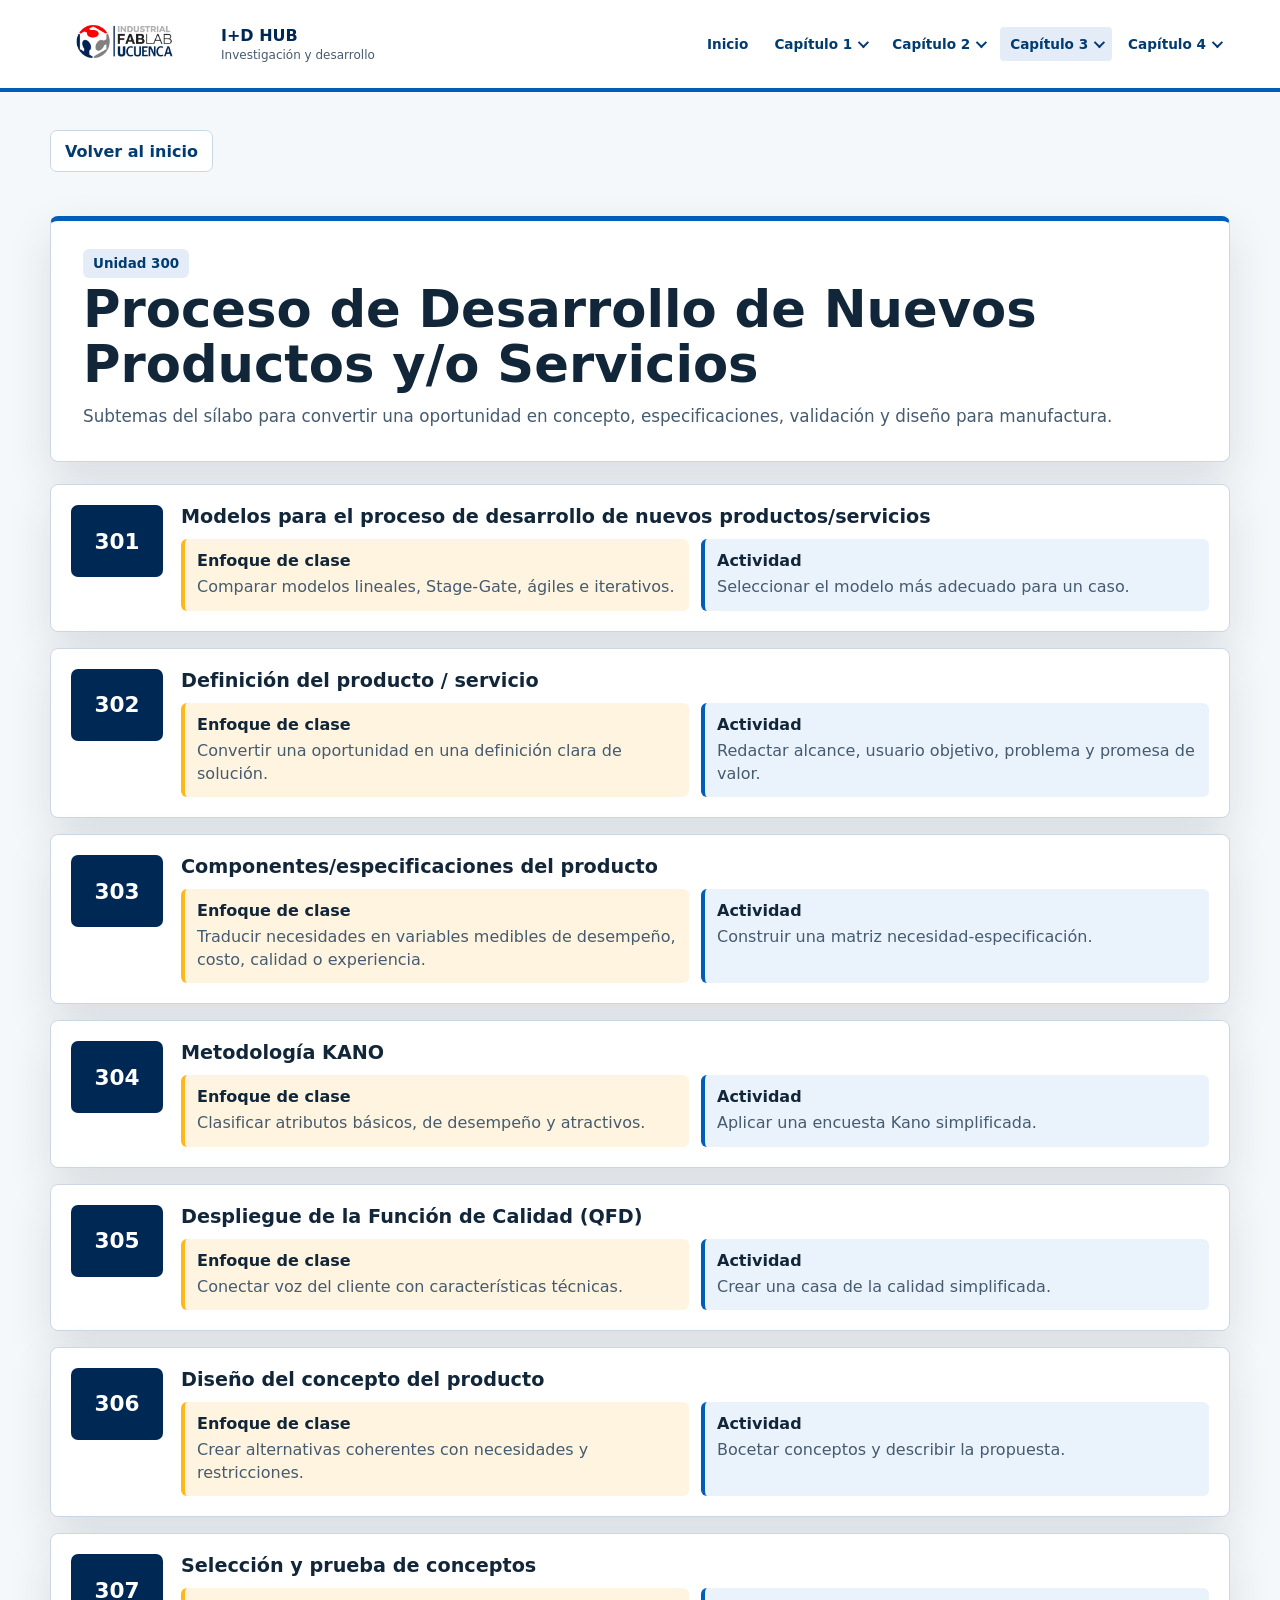
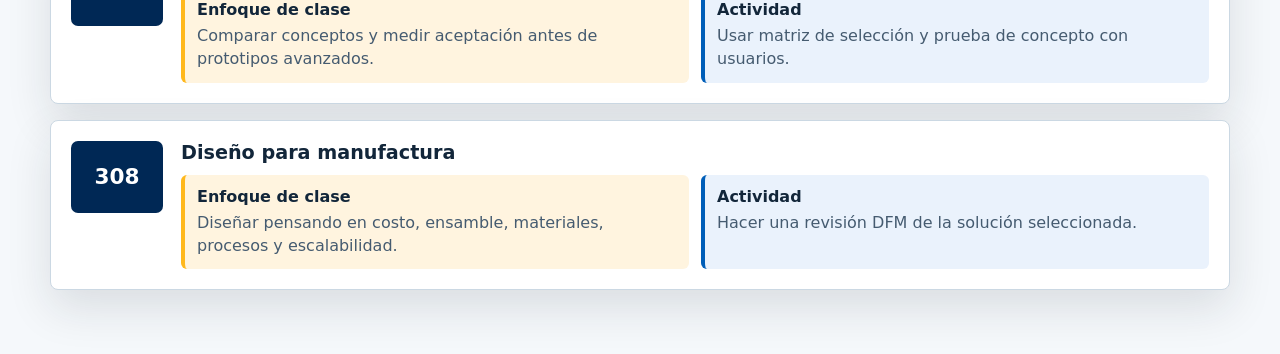
<file: platform/pages/capitulo-3.html>
<!doctype html>
<html lang="es">
  <head>
    <meta charset="utf-8">
    <meta name="viewport" content="width=device-width, initial-scale=1">
    <title>Capítulo 3 | Proceso de desarrollo</title>
    <link rel="stylesheet" href="../styles.css">
  </head>
  <body>
    <header class="site-header"><a class="site-brand" href="../../index.html"><span class="site-logo"><img src="../../assets/logo-fab-ucuenca.jpeg" alt="Industrial FabLab UCuenca"></span><span class="site-brand-text"><strong>I+D HUB</strong><small>Investigación y desarrollo</small></span></a><nav aria-label="Navegación principal"><a href="../../index.html">Inicio</a><a href="capitulo-1.html">Capítulo 1</a><a href="capitulo-2.html">Capítulo 2</a><a href="capitulo-3.html" aria-current="page">Capítulo 3</a><a href="capitulo-4.html">Capítulo 4</a></nav></header>
    <main class="page-shell chapter-page">
      <a class="back-link" href="../../index.html">Volver al inicio</a>
      <section class="module-panel">
        <span class="unit-pill">Unidad 300</span>
        <h2>Proceso de Desarrollo de Nuevos Productos y/o Servicios</h2>
        <p>Subtemas del sílabo para convertir una oportunidad en concepto, especificaciones, validación y diseño para manufactura.</p>
      </section>

      <section class="subtopic-list" aria-label="Subtemas del capítulo 3">
        <article class="subtopic-card"><div class="topic-code">301</div><div><h3>Modelos para el proceso de desarrollo de nuevos productos/servicios</h3><div class="detail-grid"><div class="detail"><strong>Enfoque de clase</strong><p>Comparar modelos lineales, Stage-Gate, ágiles e iterativos.</p></div><div class="detail"><strong>Actividad</strong><p>Seleccionar el modelo más adecuado para un caso.</p></div></div></div></article>
        <article class="subtopic-card"><div class="topic-code">302</div><div><h3>Definición del producto / servicio</h3><div class="detail-grid"><div class="detail"><strong>Enfoque de clase</strong><p>Convertir una oportunidad en una definición clara de solución.</p></div><div class="detail"><strong>Actividad</strong><p>Redactar alcance, usuario objetivo, problema y promesa de valor.</p></div></div></div></article>
        <article class="subtopic-card"><div class="topic-code">303</div><div><h3>Componentes/especificaciones del producto</h3><div class="detail-grid"><div class="detail"><strong>Enfoque de clase</strong><p>Traducir necesidades en variables medibles de desempeño, costo, calidad o experiencia.</p></div><div class="detail"><strong>Actividad</strong><p>Construir una matriz necesidad-especificación.</p></div></div></div></article>
        <article class="subtopic-card"><div class="topic-code">304</div><div><h3>Metodología KANO</h3><div class="detail-grid"><div class="detail"><strong>Enfoque de clase</strong><p>Clasificar atributos básicos, de desempeño y atractivos.</p></div><div class="detail"><strong>Actividad</strong><p>Aplicar una encuesta Kano simplificada.</p></div></div></div></article>
        <article class="subtopic-card"><div class="topic-code">305</div><div><h3>Despliegue de la Función de Calidad (QFD)</h3><div class="detail-grid"><div class="detail"><strong>Enfoque de clase</strong><p>Conectar voz del cliente con características técnicas.</p></div><div class="detail"><strong>Actividad</strong><p>Crear una casa de la calidad simplificada.</p></div></div></div></article>
        <article class="subtopic-card"><div class="topic-code">306</div><div><h3>Diseño del concepto del producto</h3><div class="detail-grid"><div class="detail"><strong>Enfoque de clase</strong><p>Crear alternativas coherentes con necesidades y restricciones.</p></div><div class="detail"><strong>Actividad</strong><p>Bocetar conceptos y describir la propuesta.</p></div></div></div></article>
        <article class="subtopic-card"><div class="topic-code">307</div><div><h3>Selección y prueba de conceptos</h3><div class="detail-grid"><div class="detail"><strong>Enfoque de clase</strong><p>Comparar conceptos y medir aceptación antes de prototipos avanzados.</p></div><div class="detail"><strong>Actividad</strong><p>Usar matriz de selección y prueba de concepto con usuarios.</p></div></div></div></article>
        <article class="subtopic-card"><div class="topic-code">308</div><div><h3>Diseño para manufactura</h3><div class="detail-grid"><div class="detail"><strong>Enfoque de clase</strong><p>Diseñar pensando en costo, ensamble, materiales, procesos y escalabilidad.</p></div><div class="detail"><strong>Actividad</strong><p>Hacer una revisión DFM de la solución seleccionada.</p></div></div></div></article>
      </section>
    </main>
    <script src="../../content/chapters.js"></script>
    <script src="../site-nav.js"></script>
  </body>
</html>
</file>
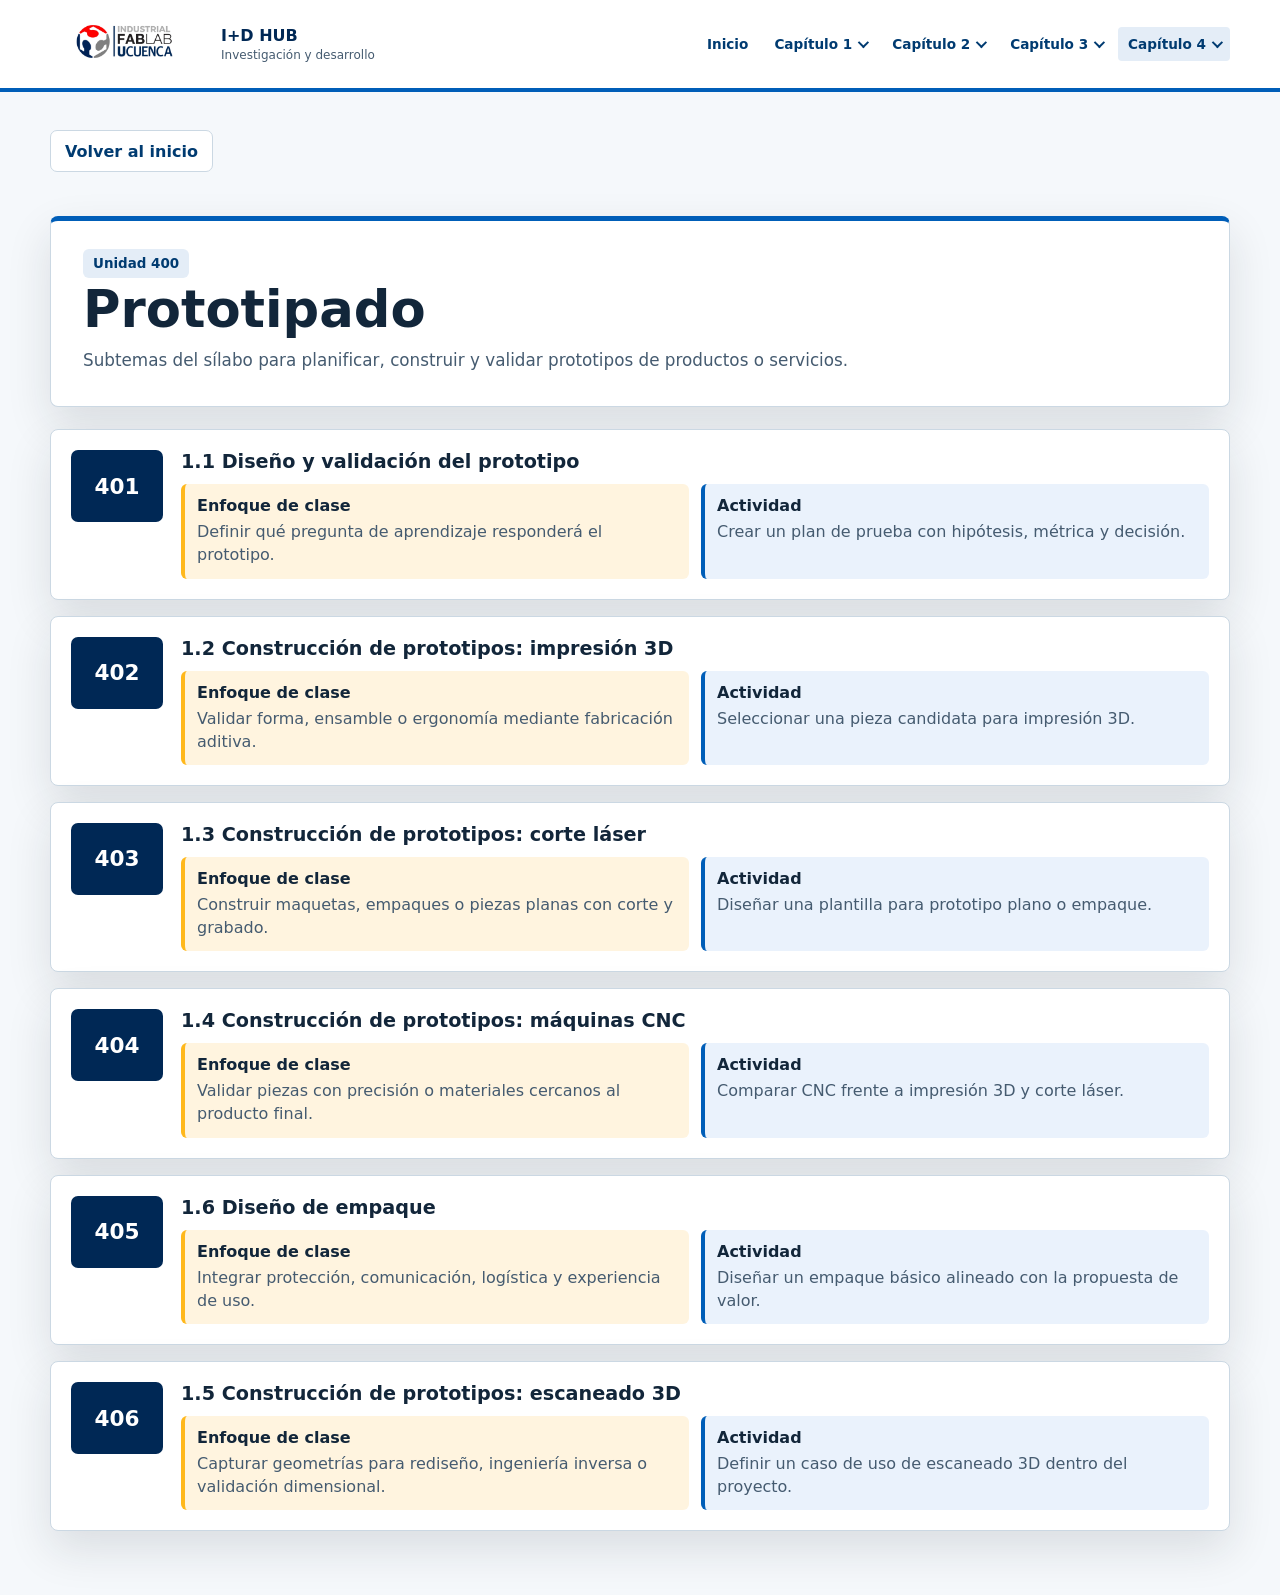
<file: platform/pages/capitulo-4.html>
<!doctype html>
<html lang="es">
  <head>
    <meta charset="utf-8">
    <meta name="viewport" content="width=device-width, initial-scale=1">
    <title>Capítulo 4 | Prototipado</title>
    <link rel="stylesheet" href="../styles.css">
  </head>
  <body>
    <header class="site-header"><a class="site-brand" href="../../index.html"><span class="site-logo"><img src="../../assets/logo-fab-ucuenca.jpeg" alt="Industrial FabLab UCuenca"></span><span class="site-brand-text"><strong>I+D HUB</strong><small>Investigación y desarrollo</small></span></a><nav aria-label="Navegación principal"><a href="../../index.html">Inicio</a><a href="capitulo-1.html">Capítulo 1</a><a href="capitulo-2.html">Capítulo 2</a><a href="capitulo-3.html">Capítulo 3</a><a href="capitulo-4.html" aria-current="page">Capítulo 4</a></nav></header>
    <main class="page-shell chapter-page">
      <a class="back-link" href="../../index.html">Volver al inicio</a>
      <section class="module-panel">
        <span class="unit-pill">Unidad 400</span>
        <h2>Prototipado</h2>
        <p>Subtemas del sílabo para planificar, construir y validar prototipos de productos o servicios.</p>
      </section>

      <section class="subtopic-list" aria-label="Subtemas del capítulo 4">
        <article class="subtopic-card"><div class="topic-code">401</div><div><h3>1.1 Diseño y validación del prototipo</h3><div class="detail-grid"><div class="detail"><strong>Enfoque de clase</strong><p>Definir qué pregunta de aprendizaje responderá el prototipo.</p></div><div class="detail"><strong>Actividad</strong><p>Crear un plan de prueba con hipótesis, métrica y decisión.</p></div></div></div></article>
        <article class="subtopic-card"><div class="topic-code">402</div><div><h3>1.2 Construcción de prototipos: impresión 3D</h3><div class="detail-grid"><div class="detail"><strong>Enfoque de clase</strong><p>Validar forma, ensamble o ergonomía mediante fabricación aditiva.</p></div><div class="detail"><strong>Actividad</strong><p>Seleccionar una pieza candidata para impresión 3D.</p></div></div></div></article>
        <article class="subtopic-card"><div class="topic-code">403</div><div><h3>1.3 Construcción de prototipos: corte láser</h3><div class="detail-grid"><div class="detail"><strong>Enfoque de clase</strong><p>Construir maquetas, empaques o piezas planas con corte y grabado.</p></div><div class="detail"><strong>Actividad</strong><p>Diseñar una plantilla para prototipo plano o empaque.</p></div></div></div></article>
        <article class="subtopic-card"><div class="topic-code">404</div><div><h3>1.4 Construcción de prototipos: máquinas CNC</h3><div class="detail-grid"><div class="detail"><strong>Enfoque de clase</strong><p>Validar piezas con precisión o materiales cercanos al producto final.</p></div><div class="detail"><strong>Actividad</strong><p>Comparar CNC frente a impresión 3D y corte láser.</p></div></div></div></article>
        <article class="subtopic-card"><div class="topic-code">405</div><div><h3>1.6 Diseño de empaque</h3><div class="detail-grid"><div class="detail"><strong>Enfoque de clase</strong><p>Integrar protección, comunicación, logística y experiencia de uso.</p></div><div class="detail"><strong>Actividad</strong><p>Diseñar un empaque básico alineado con la propuesta de valor.</p></div></div></div></article>
        <article class="subtopic-card"><div class="topic-code">406</div><div><h3>1.5 Construcción de prototipos: escaneado 3D</h3><div class="detail-grid"><div class="detail"><strong>Enfoque de clase</strong><p>Capturar geometrías para rediseño, ingeniería inversa o validación dimensional.</p></div><div class="detail"><strong>Actividad</strong><p>Definir un caso de uso de escaneado 3D dentro del proyecto.</p></div></div></div></article>
      </section>
    </main>
    <script src="../../content/chapters.js"></script>
    <script src="../site-nav.js"></script>
  </body>
</html>
</file>
<file: platform/styles.css>
:root {
  --ink: #12263a;
  --muted: #455b70;
  --line: #cbd8e3;
  --paper: #ffffff;
  --surface: #f5f8fb;
  --teal: #005eb8;
  --teal-dark: #003b71;
  --gold: #ffb81c;
  --graphite: #002855;
  --shadow: 0 18px 45px rgba(23, 32, 42, 0.12);
}

* {
  box-sizing: border-box;
}

body {
  margin: 0;
  color: var(--ink);
  font-family: Inter, ui-sans-serif, system-ui, -apple-system, BlinkMacSystemFont, "Segoe UI", sans-serif;
  background: var(--surface);
}

a {
  color: inherit;
}

.hero {
  position: relative;
  min-height: 460px;
  overflow: hidden;
  background: var(--graphite);
}

.hero--compact {
  min-height: 390px;
}

.hero img {
  width: 100%;
  height: 100%;
  min-height: inherit;
  object-fit: cover;
  display: block;
}

.hero__overlay {
  position: absolute;
  inset: 0;
  display: flex;
  flex-direction: column;
  justify-content: center;
  max-width: 800px;
  padding: clamp(28px, 7vw, 88px);
  background: linear-gradient(90deg, rgba(245, 248, 251, 0.97), rgba(245, 248, 251, 0.78) 60%, rgba(245, 248, 251, 0));
}

.eyebrow,
.kicker {
  margin: 0 0 12px;
  color: var(--teal-dark);
  font-size: 0.82rem;
  font-weight: 900;
  letter-spacing: 0;
  text-transform: uppercase;
}

h1,
h2,
h3 {
  letter-spacing: 0;
}

h1 {
  margin: 0;
  font-size: clamp(3rem, 8vw, 6.5rem);
  line-height: 0.92;
}

.hero__copy {
  max-width: 620px;
  margin: 22px 0 0;
  color: #2f3b44;
  font-size: clamp(1.05rem, 2vw, 1.35rem);
  line-height: 1.5;
}

.page-shell {
  width: min(1180px, calc(100% - 32px));
  margin: 38px auto 64px;
}

.intro {
  max-width: 820px;
  margin-bottom: 24px;
}

.intro h2 {
  margin: 0 0 10px;
  font-size: clamp(2rem, 4vw, 3.2rem);
  line-height: 1.05;
}

.intro p,
.module-panel p {
  margin: 0;
  color: var(--muted);
  font-size: 1.05rem;
  line-height: 1.6;
}

.chapter-grid {
  display: grid;
  grid-template-columns: repeat(2, minmax(0, 1fr));
  gap: 20px;
}

.chapter-card,
.subtopic-card,
.module-panel {
  background: var(--paper);
  border: 1px solid var(--line);
  border-radius: 8px;
  box-shadow: var(--shadow);
}

.chapter-card {
  display: flex;
  flex-direction: column;
  gap: 14px;
  padding: 22px;
}

.unit-pill {
  width: fit-content;
  border-radius: 6px;
  background: #e4edf7;
  color: var(--teal-dark);
  padding: 7px 10px;
  font-size: 0.84rem;
  font-weight: 900;
}

.chapter-card h3 {
  margin: 0;
  font-size: 1.35rem;
  line-height: 1.2;
}

.chapter-card p {
  margin: 0;
  color: var(--muted);
  line-height: 1.5;
}

.chapter-card ul {
  display: grid;
  gap: 8px;
  margin: 0;
  padding: 0;
  list-style: none;
}

.chapter-card li {
  color: #33414b;
  line-height: 1.4;
}

.button-link,
.back-link {
  display: inline-flex;
  align-items: center;
  justify-content: center;
  width: fit-content;
  min-height: 42px;
  border-radius: 7px;
  padding: 0 14px;
  text-decoration: none;
  font-weight: 900;
}

.button-link {
  margin-top: auto;
  background: var(--teal);
  color: white;
}

.back-link {
  margin-bottom: 22px;
  border: 1px solid var(--line);
  background: white;
  color: var(--teal-dark);
}

.chapter-page {
  display: grid;
  gap: 22px;
}

.module-panel {
  padding: clamp(20px, 3vw, 32px);
}

.module-panel h2 {
  margin: 10px 0;
  font-size: clamp(2rem, 4vw, 3.2rem);
  line-height: 1.08;
}

.subtopic-list {
  display: grid;
  gap: 16px;
}

.subtopic-card {
  display: grid;
  grid-template-columns: 92px 1fr;
  gap: 18px;
  padding: 20px;
}

.topic-code {
  display: grid;
  place-items: center;
  height: 72px;
  border-radius: 7px;
  background: var(--graphite);
  color: white;
  font-size: 1.35rem;
  font-weight: 900;
}

.subtopic-card h3 {
  margin: 0 0 10px;
  font-size: 1.2rem;
  line-height: 1.25;
}

.detail-grid {
  display: grid;
  grid-template-columns: repeat(2, minmax(0, 1fr));
  gap: 12px;
}

.detail {
  border-left: 4px solid var(--gold);
  border-radius: 6px;
  background: #fffaf0;
  padding: 12px;
}

.detail:nth-child(2) {
  border-left-color: var(--teal);
  background: #eaf2fc;
}

.detail strong {
  display: block;
  margin-bottom: 5px;
}

.detail p {
  margin: 0;
  color: var(--muted);
  line-height: 1.45;
}

.study-nav { display: flex; flex-wrap: wrap; gap: 10px; }
.study-nav a { padding: 9px 12px; background: #e4edf7; color: var(--teal-dark); border-radius: 6px; font-weight: 700; text-decoration: none; }
.study-content { max-width: 920px; padding: 24px 0; border-top: 1px solid var(--line); line-height: 1.7; }
.study-content h2 { font-size: 2rem; line-height: 1.15; }
.study-content h3 { margin-top: 28px; }
.study-content a { color: var(--teal-dark); font-weight: 700; }
.study-content figure { margin: 24px 0; }
.study-content figure img { display: block; width: min(100%, 620px); height: auto; border: 1px solid var(--line); }
.study-content figcaption { color: var(--muted); font-size: .85rem; }
.case { padding: 16px 20px; border-left: 4px solid var(--teal); background: #eaf2fc; }
.case p { margin-bottom: 0; }
.study-content details { padding: 12px 0; border-bottom: 1px solid var(--line); }
.study-content summary { cursor: pointer; font-weight: 700; }

.chapter-intro { max-width: 920px; padding: 20px 0 8px; }
.chapter-intro h1 { max-width: 850px; font-size: 2.8rem; line-height: 1.08; }
.chapter-intro > p:not(.kicker) { max-width: 720px; color: var(--muted); font-size: 1.1rem; line-height: 1.6; }
.chapter-meta { display: flex; flex-wrap: wrap; gap: 8px; }
.chapter-meta span { padding: 6px 10px; background: #e4edf7; color: var(--teal-dark); font-size: .8rem; font-weight: 700; border-radius: 4px; }
.chapter-reading { max-width: 920px; min-width: 0; }
.chapter-reading .study-content { min-width: 0; }
.study-content { max-width: none; padding: 36px 0; }
.study-content p, .study-content li { line-height: 1.75; }
.study-content h2 { margin: 0 0 18px; }
.study-content h3 { font-size: 1.3rem; }
.learning-flow { display: grid; grid-template-columns: repeat(4, minmax(0, 1fr)); gap: 2px; margin: 24px 0; background: #c7d6e8; }
.learning-flow div { padding: 18px; background: #e8f0fa; }
.learning-flow strong, .learning-flow span { display: block; }
.learning-flow strong { color: var(--teal-dark); margin-bottom: 8px; }
.learning-flow span { font-size: .9rem; line-height: 1.5; }
.table-wrap { width: 100%; overflow-x: auto; margin: 20px 0; }
.study-content table { border-collapse: collapse; width: 100%; min-width: 580px; background: white; text-align: left; }
.study-content th, .study-content td { border: 1px solid var(--line); padding: 12px; vertical-align: top; line-height: 1.5; }
.study-content thead th { background: var(--graphite); color: white; }
.study-content tbody th { color: var(--teal-dark); }
.two-perspectives { display: grid; grid-template-columns: repeat(2, minmax(0, 1fr)); gap: 12px; margin: 20px 0; }
.two-perspectives div { border-top: 4px solid var(--gold); padding: 16px; background: white; }
.two-perspectives div + div { border-color: var(--teal); }
.two-perspectives p { margin-bottom: 0; }
.source-note { color: var(--muted); font-size: .85rem; }

@media (max-width: 700px) {
  .chapter-intro h1 { font-size: 2.1rem; }
  .learning-flow { grid-template-columns: repeat(2, minmax(0, 1fr)); }
  .two-perspectives { grid-template-columns: 1fr; }
}

@media (max-width: 860px) {
  .chapter-grid,
  .detail-grid {
    grid-template-columns: 1fr;
  }

  .subtopic-card {
    grid-template-columns: 1fr;
  }

  .topic-code {
    width: 92px;
  }
}

@media (max-width: 640px) {
  .hero__overlay {
    justify-content: flex-end;
    background: linear-gradient(0deg, rgba(245, 248, 251, 0.98), rgba(245, 248, 251, 0.74) 68%, rgba(245, 248, 251, 0.06));
  }
}

.site-header { display: flex; align-items: center; justify-content: space-between; gap: 24px; padding: 12px max(24px, calc((100% - 1180px) / 2)); background: #fff; border-bottom: 4px solid #005eb8; }
.site-brand { display: flex; align-items: center; gap: 16px; flex: 0 0 auto; text-decoration: none; }
.site-logo { display: block; width: 155px; height: 64px; overflow: hidden; background: white; }
.site-logo img { display: block; width: 100%; height: 100%; object-fit: contain; }
.site-brand-text { display: grid; gap: 3px; color: #002855; }
.site-brand-text strong { font-size: 1rem; }
.site-brand-text small { font-size: .75rem; color: #455b70; }
.site-header nav { display: flex; align-items: center; flex-wrap: wrap; gap: 6px; }
.site-header nav a { padding: 9px 10px; color: #003b71; font-size: .85rem; font-weight: 700; text-decoration: none; border-radius: 4px; }
.site-header nav a:hover, .site-header nav a[aria-current="page"] { background: #e4edf7; }
.chapter-menu { position: relative; }
.site-header .chapter-menu summary { display: flex; align-items: center; gap: 6px; padding: 9px 10px; color: #003b71; font-size: .85rem; font-weight: 700; list-style: none; cursor: pointer; border-radius: 4px; }
.chapter-menu summary::-webkit-details-marker { display: none; }
.chapter-menu summary::after { content: ""; width: 6px; height: 6px; border-right: 2px solid currentColor; border-bottom: 2px solid currentColor; transform: rotate(45deg) translateY(-2px); }
.site-header .chapter-menu[open] summary, .site-header .chapter-menu summary:hover, .site-header .chapter-menu summary[aria-current="page"] { background: #e4edf7; }
.site-header .chapter-menu-list { position: absolute; z-index: 10; right: 0; top: calc(100% + 4px); width: min(340px, calc(100vw - 32px)); max-height: min(65vh, 480px); overflow-y: auto; padding: 6px; background: white; border: 1px solid #cbd8e3; border-radius: 6px; box-shadow: 0 12px 30px rgba(0, 40, 85, .16); }
.site-header .chapter-menu-list a { display: block; padding: 10px; white-space: normal; line-height: 1.35; }
.site-header .chapter-menu-list .chapter-menu-overview { color: #b54819; border-bottom: 1px solid #cbd8e3; border-radius: 0; }
.site-header summary:focus-visible { outline: 3px solid #e98a15; outline-offset: 3px; }
.site-header a:focus-visible, .button-link:focus-visible { outline: 3px solid #e98a15; outline-offset: 3px; }
.module-panel { border-top: 5px solid #005eb8; }
.topic-code { background: #002855; }
.detail { background: #fff4df; }
@media (max-width: 760px) {
  .site-header { align-items: flex-start; flex-direction: column; gap: 8px; padding: 10px 16px; }
  .site-header nav { width: 100%; flex-wrap: wrap; overflow: visible; }
  .site-header nav > a { white-space: nowrap; }
  .site-logo { width: 145px; height: 58px; }
  .site-header .chapter-menu-list { position: fixed; top: auto; left: 16px; right: 16px; width: auto; }
}

/* Chapter 1: a distinct visual identity for the study guide. */
.chapter-one { --teal: #005eb8; --teal-dark: #003b71; --gold: #ffb81c; --graphite: #002855; --ink: #12263a; --muted: #455b70; --line: #cbd8e3; --surface: #f5f8fb; }
.chapter-one .chapter-intro { max-width: none; padding: 42px; background: #002855; color: #fff; }
.chapter-one .chapter-intro h1 { font-size: 2.8rem; }
.chapter-one .chapter-intro > p:not(.kicker) { color: #e4eff9; }
.chapter-one .kicker { color: #b54819; }
.chapter-one .chapter-intro .kicker { color: #ffc547; }
.chapter-one .chapter-meta span { background: #174f7e; color: white; }
.chapter-one .study-nav a { background: #e4edf7; color: #003b71; }
.chapter-one .chapter-reading { max-width: 1000px; }
.chapter-one .study-content { padding: 42px 0; }
.chapter-one .study-content h2 { color: #002855; }
.chapter-one .learning-flow { background: #c7d6e8; }
.chapter-one .learning-flow div { background: #e8f0fa; }
.chapter-one .learning-flow div:nth-child(2) { background: #fff0d1; }
.chapter-one .learning-flow div:nth-child(3) { background: #fce5df; }
.chapter-one .learning-flow div:nth-child(4) { background: #e1ecf9; }
.chapter-one .case { background: #eaf2fc; border-color: #005eb8; }
.chapter-one .two-perspectives div + div { border-color: #005eb8; }
.chapter-one .concept-map, .chapter-one .decision-grid { display: grid; grid-template-columns: repeat(3,minmax(0,1fr)); gap: 12px; margin: 24px 0; }
.chapter-one .concept-map div, .chapter-one .decision-grid div { padding: 20px; background: white; border-top: 5px solid #005eb8; }
.chapter-one .concept-map div:nth-child(2), .chapter-one .decision-grid div:nth-child(2) { border-color: #e98a15; }
.chapter-one .concept-map div:nth-child(3), .chapter-one .decision-grid div:nth-child(3) { border-color: #d45039; }
.chapter-one .concept-map span { display: block; color: #b54819; font-weight: 800; margin-bottom: 10px; }
.chapter-one .concept-map strong, .chapter-one .decision-grid strong { display: block; color: #002855; }
.chapter-one .concept-map p, .chapter-one .decision-grid p { margin-bottom: 0; }
.chapter-one .example-chart { margin: 22px 0; padding: 20px; background: #e8f0fa; }
.chapter-one .example-chart figcaption { font-size: 1rem; color: #002855; font-weight: 800; margin-bottom: 14px; }
.chapter-one .example-chart > div { display: grid; grid-template-columns: 90px 1fr 60px; align-items: center; gap: 12px; margin: 12px 0; }
.chapter-one .bar-track { height: 18px; background: #c9d8e9; }
.chapter-one .bar-track i { display: block; height: 100%; background: #005eb8; }
.chapter-one .example-chart > div:nth-of-type(2) i { background: #e56830; }
.chapter-one .product-photo-grid { display: grid; grid-template-columns: repeat(2, minmax(0, 1fr)); gap: 18px; margin: 24px 0; }
.chapter-one .product-photo-grid--single { grid-template-columns: minmax(0, 1fr); max-width: 500px; }
.chapter-one .study-content figure.product-photo { margin: 0; overflow: hidden; background: white; border: 1px solid var(--line); border-radius: 6px; }
.chapter-one .study-content .product-photo img { display: block; width: 100%; max-width: none; height: 230px; object-fit: contain; background: #edf2f7; border: 0; }
.chapter-one .product-photo figcaption { display: grid; gap: 8px; padding: 16px; color: var(--ink); }
.chapter-one .product-photo figcaption span { color: #b54819; font-weight: 800; text-transform: uppercase; font-size: .75rem; }
.chapter-one .product-photo figcaption strong { font-size: 1.05rem; color: #002855; }
.chapter-one .product-photo figcaption p { margin: 0; line-height: 1.5; }
.chapter-one .product-photo figcaption small { color: var(--muted); line-height: 1.4; }
.chapter-two .lifecycle { display: grid; grid-template-columns: repeat(4, minmax(0, 1fr)); align-items: end; gap: 10px; min-height: 235px; padding: 18px 16px 14px; background: #edf3fa; border-bottom: 3px solid #002855; }
.chapter-two .lifecycle > div { display: grid; grid-template-rows: 140px auto auto; gap: 7px; min-width: 0; text-align: center; font-size: .85rem; line-height: 1.3; }
.chapter-two .lifecycle i { align-self: end; width: 100%; max-width: 100px; justify-self: center; background: #005eb8; border-radius: 4px 4px 0 0; }
.chapter-two .lifecycle > div:nth-child(2) i { background: #367cc1; }
.chapter-two .lifecycle > div:nth-child(3) i { background: #e98a15; }
.chapter-two .lifecycle > div:nth-child(4) i { background: #d45039; }
.chapter-two .lifecycle span { color: var(--muted); }
.chapter-two .trend-chart { grid-template-columns: repeat(3, minmax(0, 1fr)); }
.chapter-two .bibliography li { margin-bottom: 12px; overflow-wrap: anywhere; }
.chapter-two .team-diagram { display: grid; grid-template-columns: repeat(3, minmax(0, 1fr)); gap: 4px; margin: 24px 0; }
.chapter-two .team-diagram div { display: grid; gap: 6px; align-content: center; min-height: 120px; padding: 18px; background: #e8f0fa; border-top: 4px solid #005eb8; }
.chapter-two .team-diagram div:nth-child(2) { background: #002855; color: white; border-color: #ffb81c; }
.chapter-two .team-diagram span { font-size: .87rem; line-height: 1.4; }
.chapter-two .bcg-wrap { margin: 24px 0; padding: 18px; background: #e8f0fa; }
.chapter-two .bcg-heading { margin: 0; padding: 8px 0; color: #003b71; text-align: center; font-size: .76rem; font-weight: 800; }
.chapter-two .bcg-grid { display: grid; grid-template-columns: repeat(2, minmax(0, 1fr)); gap: 5px; }
.chapter-two .bcg-grid > div { padding: 18px; background: white; border-top: 5px solid #005eb8; }
.chapter-two .bcg-grid > div:nth-child(2) { border-color: #e98a15; }
.chapter-two .bcg-grid > div:nth-child(3) { border-color: #5274a4; }
.chapter-two .bcg-grid > div:nth-child(4) { border-color: #d45039; }
.chapter-two .bcg-grid span, .chapter-two .bcg-grid strong { display: block; }
.chapter-two .bcg-grid span { color: #455b70; font-size: .7rem; font-weight: 800; }
.chapter-two .bcg-grid strong { margin-top: 5px; color: #002855; font-size: 1.15rem; }
.chapter-two .bcg-grid p { margin: 8px 0 0; font-size: .9rem; line-height: 1.5; }
.chapter-two .case-study { margin: 24px 0; padding: 24px; border-left: 5px solid #005eb8; background: white; }
.chapter-two .case-study:nth-of-type(even) { border-color: #e98a15; }
.chapter-two .case-study h4 { margin: 0; color: #002855; font-size: 1.25rem; }
.chapter-two .case-study p:last-child { margin-bottom: 0; }
.chapter-two .revenue-chart { margin: 18px 0; padding: 18px; background: #edf3fa; }
.chapter-two .revenue-chart figcaption { margin-bottom: 14px; color: #002855; font-size: 1rem; font-weight: 800; }
.chapter-two .revenue-chart > div { display: grid; grid-template-columns: 48px minmax(0, 1fr) 66px; align-items: center; gap: 10px; margin: 10px 0; }
.chapter-two .revenue-chart > div > div { height: 20px; background: #c9d8e9; }
.chapter-two .revenue-chart i { display: block; height: 100%; background: #005eb8; }
.chapter-two .revenue-chart > div:nth-of-type(2) i { background: #e98a15; }
.chapter-two .revenue-chart > div:nth-of-type(3) i { background: #d45039; }
.chapter-two .revenue-chart small { color: #455b70; }
.chapter-two .retail-chart { display: grid; grid-template-columns: repeat(6, minmax(0, 1fr)); gap: 6px; padding: 20px 10px 12px; background: #edf3fa; border-bottom: 3px solid #002855; }
.chapter-two .retail-chart > div { display: grid; grid-template-rows: auto 160px auto; gap: 8px; align-items: end; min-width: 0; text-align: center; font-size: .8rem; }
.chapter-two .retail-chart i { display: block; width: 70%; max-width: 70px; justify-self: center; background: #005eb8; }
.chapter-two .retail-chart > div:nth-child(even) i { background: #e98a15; }
.chapter-two .retail-chart strong { font-size: .78rem; overflow-wrap: anywhere; }
.chapter-two .history-chart { margin: 22px 0; padding: 20px; background: #f4f7fb; border: 1px solid #cbd8e3; border-radius: 6px; }
.history-chart__head { display: flex; align-items: start; justify-content: space-between; gap: 12px; }
.history-chart__head h5 { margin: 0; color: #002855; font-size: 1.1rem; }
.history-chart__head > span { color: #455b70; font-size: .75rem; text-align: right; }
.history-chart__eyebrow { margin: 0 0 4px; color: #455b70; font-size: .75rem; font-weight: 700; }
.history-chart__value { margin: 12px 0 !important; color: #003b71; font-size: 1rem; font-weight: 800; }
.history-chart__plot { position: relative; height: 250px; width: 100%; }
.history-chart__controls { display: flex; flex-wrap: wrap; gap: 8px; margin-top: 12px; }
.history-chart__controls button { min-height: 38px; padding: 8px 12px; border: 1px solid #9db6cd; border-radius: 5px; background: white; color: #003b71; font: inherit; font-size: .85rem; font-weight: 700; cursor: pointer; }
.history-chart__controls button[aria-pressed="true"] { background: #005eb8; color: white; border-color: #005eb8; }
.history-chart__controls button:focus-visible { outline: 3px solid #e98a15; outline-offset: 2px; }
.history-chart__note { color: #455b70; font-size: .85rem; line-height: 1.5 !important; }
@media (max-width: 700px) {
  .chapter-one .chapter-intro { padding: 26px 20px; }
  .chapter-one .chapter-intro h1 { font-size: 2rem; }
  .chapter-one .concept-map, .chapter-one .decision-grid { grid-template-columns: 1fr; }
  .chapter-one .product-photo-grid { grid-template-columns: 1fr; }
  .chapter-two .lifecycle { gap: 5px; padding-inline: 6px; }
  .chapter-two .lifecycle > div { font-size: .72rem; }
  .chapter-two .team-diagram { grid-template-columns: 1fr; }
  .chapter-two .bcg-wrap { padding: 10px; }
  .chapter-two .bcg-grid > div { padding: 10px; }
  .chapter-two .bcg-grid strong { font-size: 1rem; }
  .chapter-two .bcg-grid p { font-size: .8rem; }
  .chapter-two .case-study { padding: 16px; }
}
</file>
